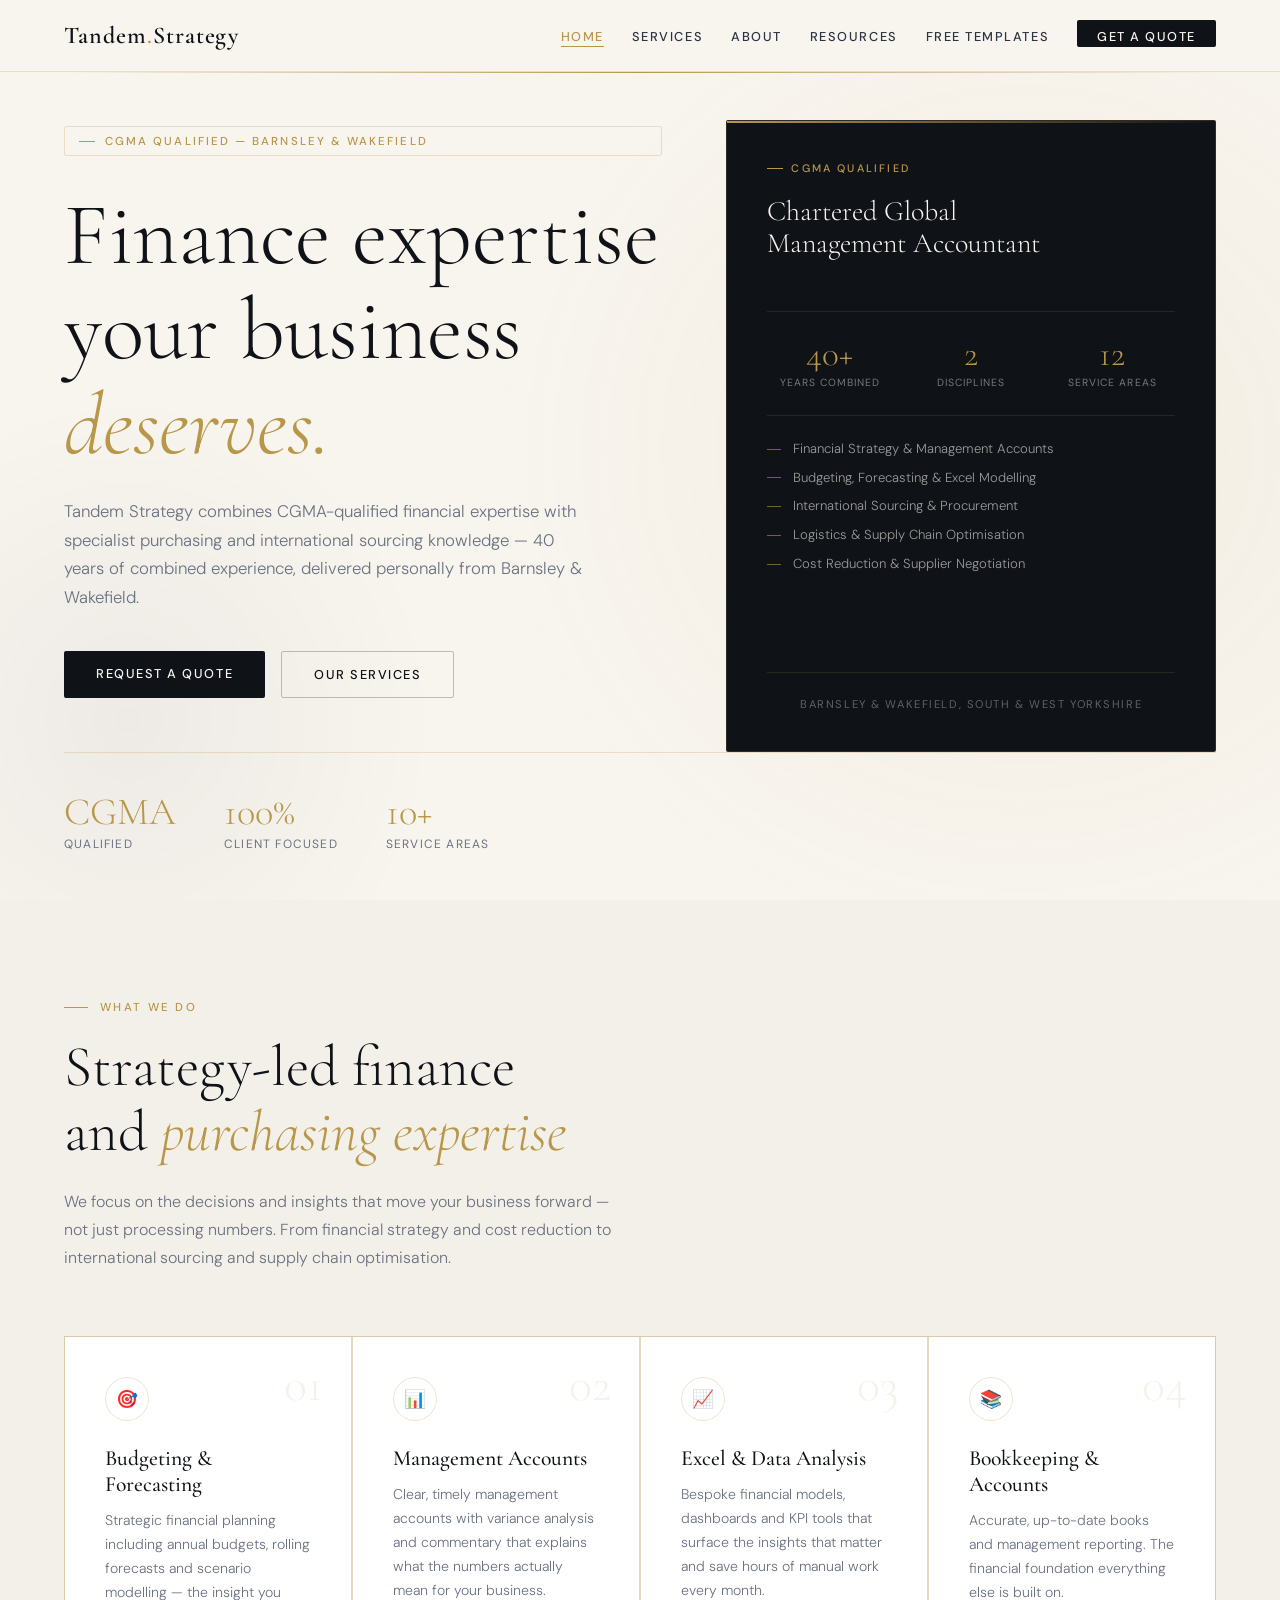
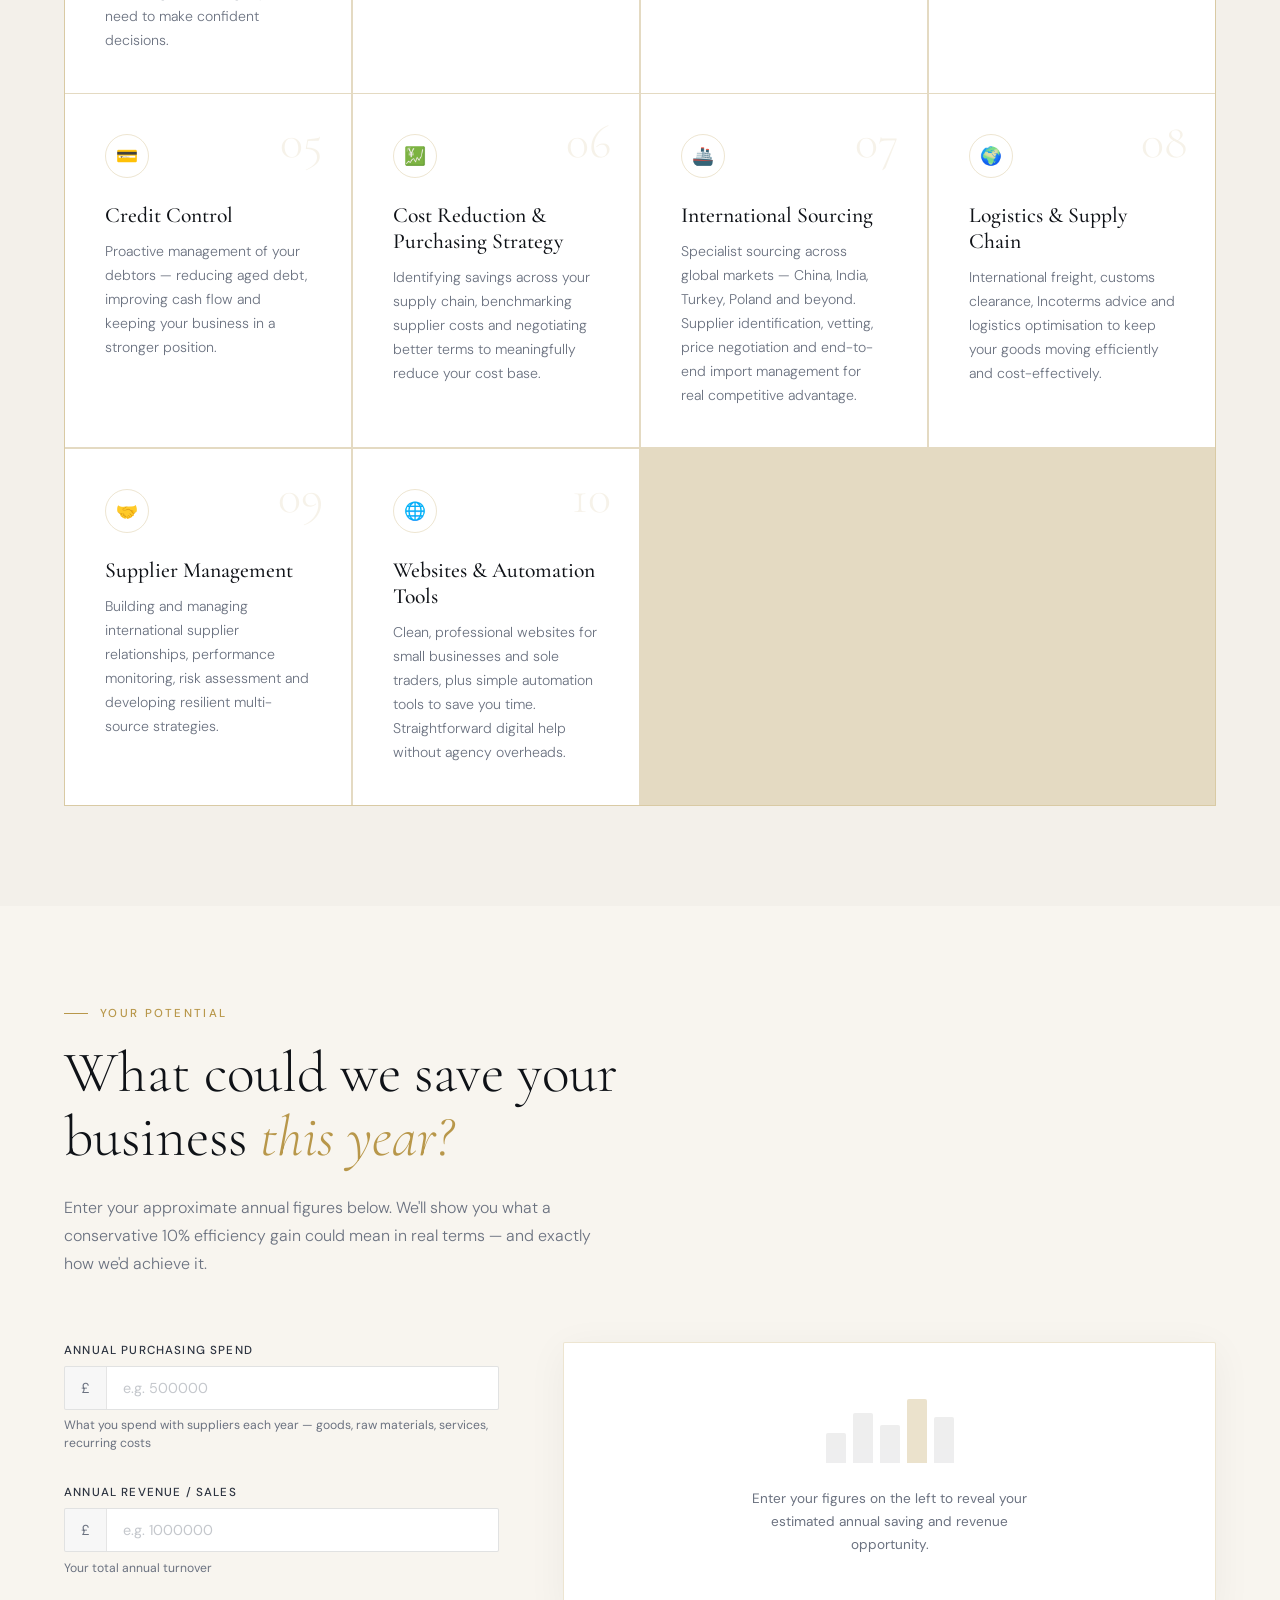
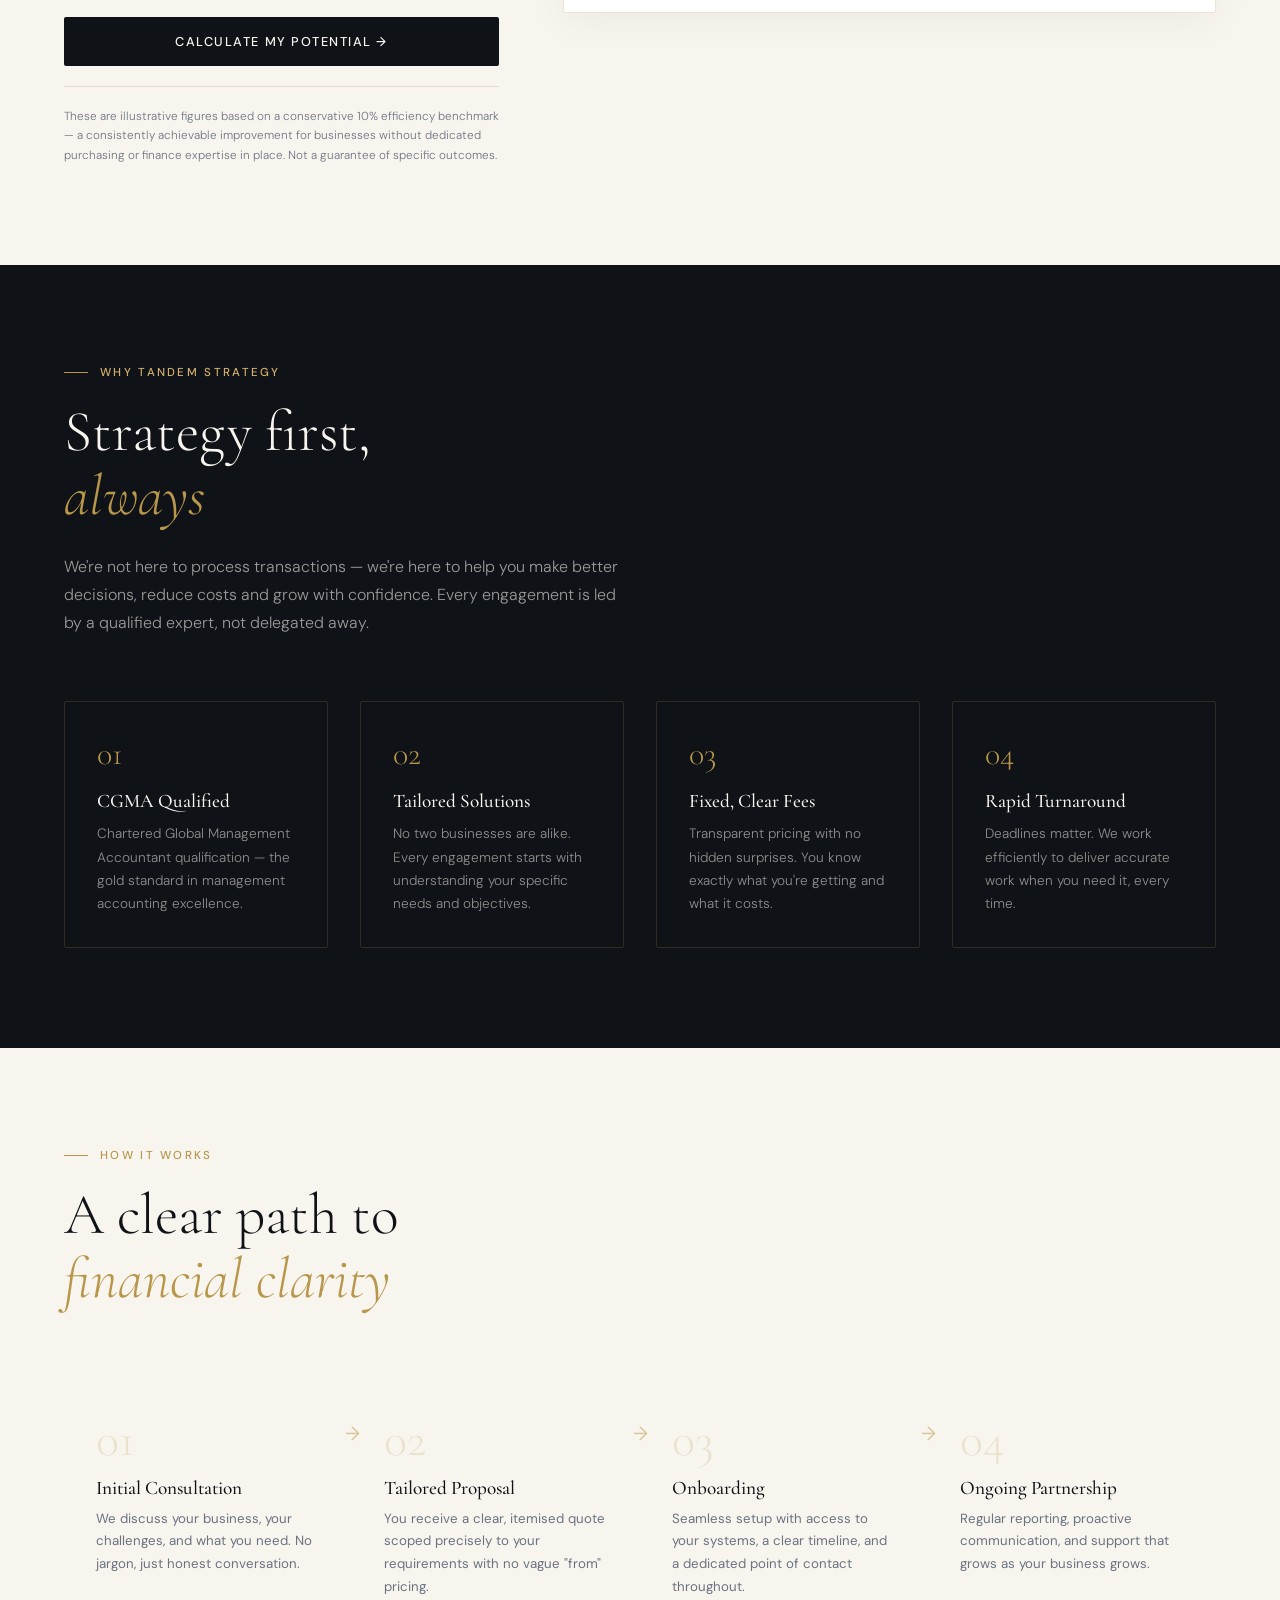
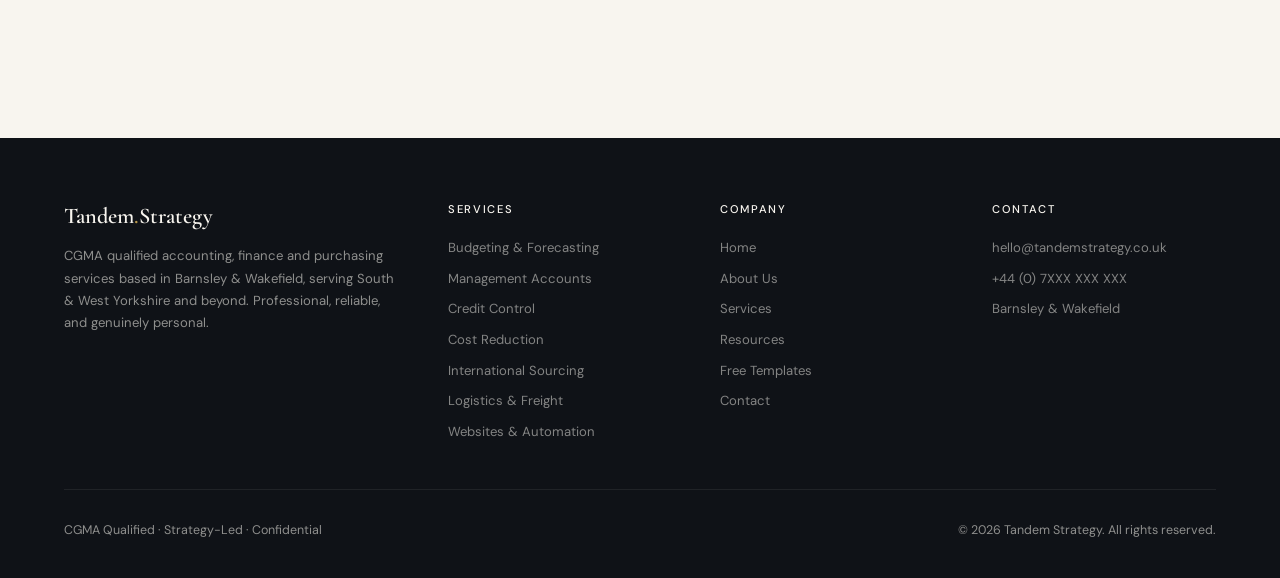
<file: index.html>
<!DOCTYPE html>
<html lang="en">
<head>
<meta charset="UTF-8">
<meta name="viewport" content="width=device-width, initial-scale=1.0">
<title>Tandem Strategy | CGMA Qualified</title>
<meta name="description" content="Tandem Strategy — CGMA-qualified financial management and specialist purchasing expertise based in Barnsley & Wakefield. Serving South & West Yorkshire and beyond.">
<link rel="preconnect" href="https://fonts.googleapis.com">
<link rel="preconnect" href="https://fonts.gstatic.com" crossorigin>
<link href="https://fonts.googleapis.com/css2?family=Cormorant+Garamond:ital,wght@0,300;0,400;0,500;0,600;1,300;1,400&family=DM+Sans:wght@300;400;500&display=swap" rel="stylesheet">
<link rel="stylesheet" href="css/styles.css">
<link rel="icon" type="image/svg+xml" href="favicon.svg">
<meta property="og:type" content="website">
<meta property="og:title" content="Tandem Strategy | CGMA Qualified Finance & Purchasing Experts">
<meta property="og:description" content="CGMA-qualified financial management and specialist purchasing expertise based in Barnsley & Wakefield. 40+ years combined experience, delivered personally.">
<meta property="og:url" content="https://tandemstrategy.co.uk">
<meta name="twitter:card" content="summary">
<meta name="twitter:title" content="Tandem Strategy | CGMA Qualified">
<meta name="twitter:description" content="CGMA-qualified financial management and specialist purchasing expertise. Based in Barnsley & Wakefield, serving South & West Yorkshire.">
</head>
<body>

<!-- NAVIGATION -->
<nav id="main-nav">
  <a href="#" class="nav-logo" onclick="showPage('home'); return false;">Tandem<span>.</span>Strategy</a>
  <ul class="nav-links" id="nav-links">
    <li><a href="#" data-page="home" onclick="showPage('home'); return false;">Home</a></li>
    <li><a href="#" data-page="services" onclick="showPage('services'); return false;">Services</a></li>
    <li><a href="#" data-page="about" onclick="showPage('about'); return false;">About</a></li>
    <li><a href="#" data-page="resources" onclick="showPage('resources'); return false;">Resources</a></li>
    <li><a href="templates.html">Free Templates</a></li>
    <li><a href="#" data-page="contact" onclick="showPage('contact'); return false;" class="nav-cta">Get a Quote</a></li>
  </ul>
  <button class="hamburger" id="hamburger" aria-label="Menu">
    <span></span><span></span><span></span>
  </button>
</nav>

<!-- ═══════════════════════════════════════════════
     PAGE: HOME
═══════════════════════════════════════════════ -->
<div id="page-home" class="page active">

  <!-- HERO -->
  <section id="hero">
    <div class="hero-bg"></div>
    <div class="hero-rule"></div>
    <div class="hero-content">
      <div class="hero-badge">CGMA Qualified — Barnsley & Wakefield</div>
      <h1>Finance expertise<br>your business<br><em>deserves.</em></h1>
      <p class="hero-sub">Tandem Strategy combines CGMA-qualified financial expertise with specialist purchasing and international sourcing knowledge — 40 years of combined experience, delivered personally from Barnsley &amp; Wakefield.</p>
      <div class="hero-actions">
        <a href="#" class="btn-primary" onclick="showPage('contact'); return false;">Request a Quote</a>
        <a href="#" class="btn-secondary" onclick="showPage('services'); return false;">Our Services</a>
      </div>
    </div>
    <div class="hero-card">
      <div class="hero-card-badge">CGMA Qualified</div>
      <div class="hero-card-title">Chartered Global<br>Management Accountant</div>
      <div class="hero-card-rule"></div>
      <div class="hero-card-stats">
        <div>
          <div class="hero-card-stat-num">40+</div>
          <div class="hero-card-stat-label">Years Combined</div>
        </div>
        <div>
          <div class="hero-card-stat-num">2</div>
          <div class="hero-card-stat-label">Disciplines</div>
        </div>
        <div>
          <div class="hero-card-stat-num">12</div>
          <div class="hero-card-stat-label">Service Areas</div>
        </div>
      </div>
      <div class="hero-card-rule"></div>
      <ul class="hero-card-services">
        <li>Financial Strategy & Management Accounts</li>
        <li>Budgeting, Forecasting & Excel Modelling</li>
        <li>International Sourcing & Procurement</li>
        <li>Logistics & Supply Chain Optimisation</li>
        <li>Cost Reduction & Supplier Negotiation</li>
      </ul>
      <div class="hero-card-location">Barnsley &amp; Wakefield, South &amp; West Yorkshire</div>
    </div>
    <div class="hero-stats">
      <div>
        <div class="stat-num">CGMA</div>
        <div class="stat-label">Qualified</div>
      </div>
      <div>
        <div class="stat-num">100%</div>
        <div class="stat-label">Client Focused</div>
      </div>
      <div>
        <div class="stat-num">10+</div>
        <div class="stat-label">Service Areas</div>
      </div>
    </div>
  </section>

  <!-- SERVICES PREVIEW -->
  <section id="services-section" class="services-section">
    <div class="section-label">What We Do</div>
    <h2>Strategy-led finance<br>and <em>purchasing expertise</em></h2>
    <p class="section-intro">We focus on the decisions and insights that move your business forward — not just processing numbers. From financial strategy and cost reduction to international sourcing and supply chain optimisation.</p>

    <div class="services-grid">
      <div class="service-card reveal">
        <div class="service-num">01</div>
        <div class="service-icon">🎯</div>
        <h3>Budgeting & Forecasting</h3>
        <p>Strategic financial planning including annual budgets, rolling forecasts and scenario modelling — the insight you need to make confident decisions.</p>
      </div>
      <div class="service-card reveal">
        <div class="service-num">02</div>
        <div class="service-icon">📊</div>
        <h3>Management Accounts</h3>
        <p>Clear, timely management accounts with variance analysis and commentary that explains what the numbers actually mean for your business.</p>
      </div>
      <div class="service-card reveal">
        <div class="service-num">03</div>
        <div class="service-icon">📈</div>
        <h3>Excel & Data Analysis</h3>
        <p>Bespoke financial models, dashboards and KPI tools that surface the insights that matter and save hours of manual work every month.</p>
      </div>
      <div class="service-card reveal">
        <div class="service-num">04</div>
        <div class="service-icon">📚</div>
        <h3>Bookkeeping & Accounts</h3>
        <p>Accurate, up-to-date books and management reporting. The financial foundation everything else is built on.</p>
      </div>
      <div class="service-card reveal">
        <div class="service-num">05</div>
        <div class="service-icon">💳</div>
        <h3>Credit Control</h3>
        <p>Proactive management of your debtors — reducing aged debt, improving cash flow and keeping your business in a stronger position.</p>
      </div>
      <div class="service-card reveal">
        <div class="service-num">06</div>
        <div class="service-icon">💹</div>
        <h3>Cost Reduction & Purchasing Strategy</h3>
        <p>Identifying savings across your supply chain, benchmarking supplier costs and negotiating better terms to meaningfully reduce your cost base.</p>
      </div>
      <div class="service-card reveal">
        <div class="service-num">07</div>
        <div class="service-icon">🚢</div>
        <h3>International Sourcing</h3>
        <p>Specialist sourcing across global markets — China, India, Turkey, Poland and beyond. Supplier identification, vetting, price negotiation and end-to-end import management for real competitive advantage.</p>
      </div>
      <div class="service-card reveal">
        <div class="service-num">08</div>
        <div class="service-icon">🌍</div>
        <h3>Logistics & Supply Chain</h3>
        <p>International freight, customs clearance, Incoterms advice and logistics optimisation to keep your goods moving efficiently and cost-effectively.</p>
      </div>
      <div class="service-card reveal">
        <div class="service-num">09</div>
        <div class="service-icon">🤝</div>
        <h3>Supplier Management</h3>
        <p>Building and managing international supplier relationships, performance monitoring, risk assessment and developing resilient multi-source strategies.</p>
      </div>
      <div class="service-card reveal">
        <div class="service-num">10</div>
        <div class="service-icon">🌐</div>
        <h3>Websites & Automation Tools</h3>
        <p>Clean, professional websites for small businesses and sole traders, plus simple automation tools to save you time. Straightforward digital help without agency overheads.</p>
      </div>
    </div>
  </section>

  <!-- SAVINGS CALCULATOR -->
  <section id="calculator-section">
    <div class="section-label">Your Potential</div>
    <h2>What could we save your<br>business <em>this year?</em></h2>
    <p class="section-intro">Enter your approximate annual figures below. We'll show you what a conservative 10% efficiency gain could mean in real terms — and exactly how we'd achieve it.</p>

    <div class="calc-layout">

      <!-- Inputs -->
      <div>
        <div class="calc-input-group reveal">
          <label for="calc-purchases">Annual Purchasing Spend</label>
          <div class="calc-input-wrap">
            <span class="calc-prefix">£</span>
            <input type="number" id="calc-purchases" placeholder="e.g. 500000" min="0">
          </div>
          <p class="calc-input-hint">What you spend with suppliers each year — goods, raw materials, services, recurring costs</p>
        </div>

        <div class="calc-input-group reveal">
          <label for="calc-revenue">Annual Revenue / Sales</label>
          <div class="calc-input-wrap">
            <span class="calc-prefix">£</span>
            <input type="number" id="calc-revenue" placeholder="e.g. 1000000" min="0">
          </div>
          <p class="calc-input-hint">Your total annual turnover</p>
        </div>

        <button class="btn-primary calc-btn reveal" onclick="runCalculator()">Calculate My Potential →</button>

        <p class="calc-disclaimer reveal">These are illustrative figures based on a conservative 10% efficiency benchmark — a consistently achievable improvement for businesses without dedicated purchasing or finance expertise in place. Not a guarantee of specific outcomes.</p>
      </div>

      <!-- Results panel -->
      <div class="calc-results-panel reveal" id="calc-results-panel">

        <!-- Empty state -->
        <div class="calc-empty" id="calc-empty">
          <div class="calc-empty-bars">
            <div class="calc-empty-bar calc-empty-b1"></div>
            <div class="calc-empty-bar calc-empty-b2"></div>
            <div class="calc-empty-bar calc-empty-b3"></div>
            <div class="calc-empty-bar calc-empty-b4"></div>
            <div class="calc-empty-bar calc-empty-b5"></div>
          </div>
          <p class="calc-empty-text">Enter your figures on the left to reveal your estimated annual saving and revenue opportunity.</p>
        </div>

        <!-- Output -->
        <div class="calc-output" id="calc-output">

          <div class="calc-total-bar">
            <div class="calc-total-label">Estimated Annual Opportunity</div>
            <div class="calc-total-num" id="calc-total-num">£0</div>
            <div class="calc-total-sub" id="calc-total-sub">Combined purchasing savings &amp; revenue improvement</div>
          </div>

          <!-- Purchasing savings -->
          <div class="calc-result-item" id="calc-purchasing-result">
            <div class="calc-result-header">
              <div class="calc-result-icon">💹</div>
              <div>
                <div class="calc-result-type">Purchasing Savings</div>
                <div class="calc-result-val" id="calc-purchasing-num">£0</div>
              </div>
            </div>
            <p class="calc-result-body">Our purchasing specialist starts by mapping your entire cost base — every supplier, every category, every contract. We identify where you're overpaying against current market benchmarks, where global sourcing alternatives exist, and where long-standing supplier relationships have gone unchallenged for too long. We then go into those conversations on your behalf, armed with data and decades of real negotiating experience across global markets. A 10% reduction in purchasing spend is a conservative and consistently achievable target for businesses that have never had a dedicated procurement expert working for them.</p>
            <div class="calc-result-tags">
              <span>Supplier benchmarking</span>
              <span>International sourcing</span>
              <span>Contract renegotiation</span>
              <span>Volume leverage</span>
              <span>Payment term optimisation</span>
              <span>Maverick spend reduction</span>
            </div>
          </div>

          <!-- Revenue opportunity -->
          <div class="calc-result-item" id="calc-revenue-result">
            <div class="calc-result-header">
              <div class="calc-result-icon">📈</div>
              <div>
                <div class="calc-result-type">Revenue Opportunity</div>
                <div class="calc-result-val" id="calc-revenue-num">£0</div>
              </div>
            </div>
            <p class="calc-result-body">Most businesses have revenue hiding in plain sight — customers quietly spending less month on month, product lines gradually losing margin, and trends that only become obvious once someone builds the right model. Our finance team analyses your sales data to identify declining accounts before they're lost, surface the opportunities your team isn't seeing, and pinpoint where pricing or mix changes would improve margin without losing volume. We build the forecasting tools that help you make faster, more confident decisions. A 10% improvement in revenue performance is a realistic and conservative starting point for businesses making decisions based on instinct rather than insight.</p>
            <div class="calc-result-tags">
              <span>Declining customer identification</span>
              <span>Lost sales analysis</span>
              <span>Trend &amp; margin modelling</span>
              <span>Sales forecasting</span>
              <span>Pricing &amp; mix strategy</span>
              <span>Pipeline visibility</span>
            </div>
          </div>

          <div class="calc-output-cta">
            <p>Want to explore what this looks like for your specific business?</p>
            <a href="#" class="btn-primary" onclick="showPage('contact'); return false;">Book a Free Discovery Call →</a>
          </div>

        </div>
      </div>
    </div>
  </section>

  <!-- WHY CHOOSE US -->
  <section id="why-section" class="why-section">
    <div class="section-label">Why Tandem Strategy</div>
    <h2>Strategy first,<br><em>always</em></h2>
    <p class="section-intro">We're not here to process transactions — we're here to help you make better decisions, reduce costs and grow with confidence. Every engagement is led by a qualified expert, not delegated away.</p>
    <div class="why-grid">
      <div class="why-card reveal">
        <div class="why-num">01</div>
        <h4>CGMA Qualified</h4>
        <p>Chartered Global Management Accountant qualification — the gold standard in management accounting excellence.</p>
      </div>
      <div class="why-card reveal">
        <div class="why-num">02</div>
        <h4>Tailored Solutions</h4>
        <p>No two businesses are alike. Every engagement starts with understanding your specific needs and objectives.</p>
      </div>
      <div class="why-card reveal">
        <div class="why-num">03</div>
        <h4>Fixed, Clear Fees</h4>
        <p>Transparent pricing with no hidden surprises. You know exactly what you're getting and what it costs.</p>
      </div>
      <div class="why-card reveal">
        <div class="why-num">04</div>
        <h4>Rapid Turnaround</h4>
        <p>Deadlines matter. We work efficiently to deliver accurate work when you need it, every time.</p>
      </div>
    </div>
  </section>

  <!-- PROCESS -->
  <section id="process-section">
    <div class="section-label">How It Works</div>
    <h2>A clear path to<br><em>financial clarity</em></h2>
    <div class="process-steps">
      <div class="process-step reveal">
        <div class="step-num">01</div>
        <h4>Initial Consultation</h4>
        <p>We discuss your business, your challenges, and what you need. No jargon, just honest conversation.</p>
      </div>
      <div class="process-step reveal">
        <div class="step-num">02</div>
        <h4>Tailored Proposal</h4>
        <p>You receive a clear, itemised quote scoped precisely to your requirements with no vague "from" pricing.</p>
      </div>
      <div class="process-step reveal">
        <div class="step-num">03</div>
        <h4>Onboarding</h4>
        <p>Seamless setup with access to your systems, a clear timeline, and a dedicated point of contact throughout.</p>
      </div>
      <div class="process-step reveal">
        <div class="step-num">04</div>
        <h4>Ongoing Partnership</h4>
        <p>Regular reporting, proactive communication, and support that grows as your business grows.</p>
      </div>
    </div>
  </section>

</div><!-- /page-home -->

<!-- ═══════════════════════════════════════════════
     PAGE: SERVICES
═══════════════════════════════════════════════ -->
<div id="page-services" class="page">
  <section class="section-page-start">
    <div class="section-label">Our Services</div>
    <h2>Built around<br><em>strategy</em> and expertise</h2>
    <p class="section-intro">We focus on the work that genuinely moves businesses forward — financial insight, purchasing strategy and international sourcing. Less compliance processing, more commercial impact.</p>
  </section>

  <section class="services-section section-flush-top">

    <!-- Finance & Strategy -->
    <div class="services-group-header">
      <div class="section-label reveal">Finance & Strategy</div>
      <h2 class="reveal h2-tight">Financial clarity,<br><em>commercial edge</em></h2>
      <p class="section-intro reveal">CGMA-qualified financial management focused on the insight and strategy your business needs — not just the numbers.</p>
    </div>

    <div class="services-grid">
      <div class="service-card reveal">
        <div class="service-num">01</div>
        <div class="service-icon">🎯</div>
        <h3>Budgeting & Forecasting</h3>
        <p>Annual operating budgets, rolling 12-month forecasts and what-if scenario modelling. Data-driven planning that helps you make confident decisions and stay ahead of what's coming.</p>
      </div>
      <div class="service-card reveal">
        <div class="service-num">02</div>
        <div class="service-icon">🔍</div>
        <h3>Management Accounts</h3>
        <p>Monthly or quarterly management accounts delivered promptly, with variance analysis and plain-English commentary. Not just what happened — but what it means and what to do about it.</p>
      </div>
      <div class="service-card reveal">
        <div class="service-num">03</div>
        <div class="service-icon">📈</div>
        <h3>Excel & Data Analysis</h3>
        <p>Bespoke financial models, interactive dashboards, KPI trackers and automated reporting tools. Expert-level Excel work that saves hours and surfaces the insights that matter to your business.</p>
      </div>
      <div class="service-card reveal">
        <div class="service-num">04</div>
        <div class="service-icon">📚</div>
        <h3>Bookkeeping & Accounts</h3>
        <p>Day-to-day transaction recording, bank reconciliations and ledger management. Clean, accurate books that give you a clear financial picture — the foundation everything else is built on.</p>
      </div>
      <div class="service-card reveal">
        <div class="service-num">05</div>
        <div class="service-icon">💳</div>
        <h3>Credit Control</h3>
        <p>Proactive management of your accounts receivable — invoice chasing, debtor reporting, aged debt analysis and strategies to reduce your DSO and improve cash flow.</p>
      </div>
      <div class="service-card reveal">
        <div class="service-num">06</div>
        <div class="service-icon">📑</div>
        <h3>Purchase Ledger</h3>
        <p>Supplier invoice processing, payment runs, supplier statement reconciliations and aged creditor reporting. Keep your suppliers paid, your controls tight and your relationships strong.</p>
      </div>
    </div>

    <!-- Purchasing & Supply Chain -->
    <div class="services-group-header--later">
      <div class="section-label reveal">Purchasing & Supply Chain</div>
      <h2 class="reveal h2-tight">Global sourcing,<br><em>real cost savings</em></h2>
      <p class="section-intro reveal">Working alongside your head of purchasing, we bring specialist expertise in international procurement — sourcing across China, India, Turkey, Poland and wider global markets — to drive meaningful reductions in your cost base.</p>
    </div>

    <div class="services-grid">
      <div class="service-card reveal">
        <div class="service-num">07</div>
        <div class="service-icon">💹</div>
        <h3>Cost Reduction & Purchasing Strategy</h3>
        <p>A structured review of your procurement spend to identify savings opportunities. We benchmark supplier pricing, analyse your cost base and work with you to negotiate better terms — delivering real, measurable reductions to your bottom line.</p>
      </div>
      <div class="service-card reveal">
        <div class="service-num">08</div>
        <div class="service-icon">🚢</div>
        <h3>International Sourcing</h3>
        <p>Specialist sourcing across global markets — including China, India, Turkey, Poland and beyond. From identifying and vetting manufacturers to managing sample approvals, price negotiations and full import logistics — competitive pricing without the complexity.</p>
      </div>
      <div class="service-card reveal">
        <div class="service-num">09</div>
        <div class="service-icon">🌍</div>
        <h3>Logistics & International Freight</h3>
        <p>End-to-end management of international shipments — sea freight, air freight, customs clearance and Incoterms guidance. Optimised logistics that reduce lead times, control costs and avoid the delays that erode margin.</p>
      </div>
      <div class="service-card reveal">
        <div class="service-num">10</div>
        <div class="service-icon">🤝</div>
        <h3>Supplier Relationship Management</h3>
        <p>Building robust, long-term relationships with international suppliers. Performance monitoring frameworks, risk assessments and multi-source strategies — so your supply chain is resilient, reliable and always working in your favour.</p>
      </div>
    </div>

    <!-- Digital -->
    <div class="services-group-header--later">
      <div class="section-label reveal">Digital</div>
      <h2 class="reveal h2-tight">Simple digital tools,<br><em>done properly</em></h2>
      <p class="section-intro reveal">We help small businesses and sole traders get online and save time with the right tools — straightforward, affordable and built for people who just need it to work.</p>
    </div>

    <div class="services-grid">
      <div class="service-card reveal">
        <div class="service-num">11</div>
        <div class="service-icon">🌐</div>
        <h3>Small Business Websites</h3>
        <p>Clean, professional websites for small businesses and sole traders — landing pages, simple brochure sites and online presences that look the part without the agency price tag. Ideal if you're just starting out or need a refresh.</p>
      </div>
      <div class="service-card reveal">
        <div class="service-num">12</div>
        <div class="service-icon">⚙️</div>
        <h3>Business Automation Tools</h3>
        <p>Simple automations that cut out repetitive manual tasks — whether that's automated reporting, data workflows or basic process tools. We scope what will actually save you time and build it without overcomplicating it.</p>
      </div>
    </div>

    <div class="services-cta">
      <p>Don't see exactly what you need? Get in touch — we can help.</p>
      <a href="#" class="btn-primary" onclick="showPage('contact'); return false;">Request a Free Quote</a>
    </div>
  </section>
</div><!-- /page-services -->

<!-- ═══════════════════════════════════════════════
     PAGE: ABOUT
═══════════════════════════════════════════════ -->
<div id="page-about" class="page">
  <section id="about-section" class="section-page-start">
    <div class="section-label">About Us</div>
    <h2>40 years of combined<br><em>expertise</em> behind every project</h2>

    <div class="about-intro">
      <p>Tandem Strategy brings together two distinct disciplines — rigorous financial management and elite purchasing expertise — under one roof. Based in Barnsley and Wakefield, we work with businesses across South and West Yorkshire and beyond, offering a rare combination that goes far beyond traditional accountancy.</p>
      <p>Whether you need sharper financial insight, tighter cost control, or a partner who can transform your supply chain, you get decades of hands-on expertise applied directly to your business — no juniors, no handoffs, just results.</p>
    </div>

    <!-- Combined stats bar -->
    <div class="combined-stat-bar reveal">
      <div class="combined-stat">
        <div class="combined-stat-num">40+</div>
        <div class="combined-stat-label">Years Combined Experience</div>
      </div>
      <div class="combined-stat">
        <div class="combined-stat-num">2</div>
        <div class="combined-stat-label">Specialist Disciplines</div>
      </div>
      <div class="combined-stat">
        <div class="combined-stat-num">1</div>
        <div class="combined-stat-label">Dedicated Partnership</div>
      </div>
    </div>

    <!-- Partner profile cards -->
    <div class="partners-grid">

      <!-- Finance Partner -->
      <div class="partner-card reveal">
        <div class="partner-card-top">
          <div class="partner-initials">A.</div>
          <div class="partner-name">Finance Director</div>
          <div class="partner-role">CGMA — Management Accounting & Finance</div>
        </div>
        <div class="partner-card-body">
          <div class="credential-tag">✦ CGMA — Chartered Global Management Accountant</div>
          <p>Holding the CGMA designation — the gold standard in management accounting, awarded by AICPA & CIMA — our finance lead brings a depth of analytical rigour that most businesses only access through large accounting firms. That expertise is now available to you directly, personally, and at a fraction of the cost.</p>
          <p>With years of experience spanning bookkeeping and VAT compliance all the way through to complex financial modelling, management reporting and strategic budgeting, every engagement is handled with precision and care. From sole traders getting their books in order to established SMEs who need a sharper view of their numbers, the approach is always the same: clear, accurate, and genuinely useful.</p>
          <p>Based in Barnsley, serving businesses across South Yorkshire, West Yorkshire and the surrounding region.</p>
          <div class="partner-skills">
            <span class="skill-tag">Management Accounts</span>
            <span class="skill-tag">Budgeting & Forecasting</span>
            <span class="skill-tag">VAT & Payroll</span>
            <span class="skill-tag">Excel Modelling</span>
            <span class="skill-tag">Credit Control</span>
            <span class="skill-tag">Bookkeeping</span>
          </div>
        </div>
      </div>

      <!-- Purchasing Partner -->
      <div class="partner-card reveal">
        <div class="partner-card-top">
          <div class="partner-initials">K.</div>
          <div class="partner-name">Purchasing Director</div>
          <div class="partner-role">Expert in Sourcing, Negotiation & Cost Reduction</div>
        </div>
        <div class="partner-card-body">
          <div class="credential-tag">✦ Specialist — International Procurement & Supply Chain</div>
          <p>With decades of specialist experience in purchasing and supply chain management, our Purchasing Director brings a level of commercial expertise that can genuinely transform a business's cost base. Her career has been built on one core discipline: finding better value, from better suppliers, on better terms — and making it stick.</p>
          <p>She specialises in international sourcing across global markets — China, India, Turkey, Poland and beyond — with deep experience navigating different supplier landscapes, trading conditions and import requirements. From identifying and qualifying manufacturers through to managing the full import journey, she removes the complexity so businesses can access genuinely competitive pricing.</p>
          <p>Her negotiation track record spans categories from industrial components to consumer goods, consistently delivering cost reductions that go straight to the bottom line. If you're working with a head of purchasing and want an independent specialist in the room, she's been that person for organisations of every size.</p>
          <div class="partner-skills">
            <span class="skill-tag">Global Sourcing</span>
            <span class="skill-tag">Supplier Negotiation</span>
            <span class="skill-tag">Cost Reduction</span>
            <span class="skill-tag">Product Optimisation</span>
            <span class="skill-tag">Import & Logistics</span>
            <span class="skill-tag">Supply Chain Strategy</span>
          </div>
        </div>
      </div>

    </div><!-- /partners-grid -->

    <!-- Shared values pillars -->
    <div class="section-label section-label--spaced reveal">What We Stand For</div>
    <div class="about-pillars">
      <div class="pillar reveal">
        <div class="pillar-icon">🏆</div>
        <div>
          <div class="pillar-title">Qualified Expertise, Not Generalism</div>
          <div class="pillar-desc">A CGMA-qualified accountant and a specialist purchasing professional — two distinct credentials, brought together for your benefit.</div>
        </div>
      </div>
      <div class="pillar reveal">
        <div class="pillar-icon">🤝</div>
        <div>
          <div class="pillar-title">Direct, Personal Service</div>
          <div class="pillar-desc">You work with us — not a team of juniors. Every piece of work is handled by the expert you engaged, from start to finish.</div>
        </div>
      </div>
      <div class="pillar reveal">
        <div class="pillar-icon">📍</div>
        <div>
          <div class="pillar-title">Local Roots, Wide Reach</div>
          <div class="pillar-desc">Based in Barnsley and Wakefield, we're part of the South and West Yorkshire business community — with the capability to support clients nationally and internationally.</div>
        </div>
      </div>
      <div class="pillar reveal">
        <div class="pillar-icon">🔒</div>
        <div>
          <div class="pillar-title">Confidential & Trustworthy</div>
          <div class="pillar-desc">Your financial data, supplier relationships and commercial strategies are treated with complete discretion, always.</div>
        </div>
      </div>
    </div>

  </section>

  <!-- Why section reused -->
  <section class="why-section">
    <div class="section-label">Our Values</div>
    <h2>The principles we<br><em>work by</em></h2>
    <p class="section-intro">These aren't marketing words — they're the standards we hold ourselves to on every engagement.</p>
    <div class="why-grid">
      <div class="why-card reveal">
        <div class="why-num">①</div>
        <h4>Integrity</h4>
        <p>We give honest advice, even when it's not what you hoped to hear. Your best interest always comes first.</p>
      </div>
      <div class="why-card reveal">
        <div class="why-num">②</div>
        <h4>Precision</h4>
        <p>Accuracy is non-negotiable. We take the time to get it right, every time — no shortcuts, no guesswork.</p>
      </div>
      <div class="why-card reveal">
        <div class="why-num">③</div>
        <h4>Clarity</h4>
        <p>Finance and procurement should empower you, not baffle you. We translate complexity into language that makes sense.</p>
      </div>
      <div class="why-card reveal">
        <div class="why-num">④</div>
        <h4>Reliability</h4>
        <p>Deadlines met. Calls returned. Promises kept. Simple principles, consistently applied.</p>
      </div>
    </div>
  </section>
</div><!-- /page-about -->

<!-- ═══════════════════════════════════════════════
     PAGE: CONTACT
═══════════════════════════════════════════════ -->
<div id="page-contact" class="page">
  <section id="contact-section" class="section-page-start">
    <div class="section-label">Get in Touch</div>
    <h2>Request your<br><em>free</em> quote today</h2>

    <div class="contact-grid">
      <!-- Contact info -->
      <div>
        <div class="contact-info reveal">
          <h3>Let's talk about your business</h3>
          <p>Tell us which services you're interested in and a little about your business. We'll come back to you with a clear, tailored proposal — no obligation, no sales pressure.</p>
        </div>

        <div class="contact-detail reveal">
          <div class="contact-detail-icon">✉</div>
          <div>
            <div class="contact-detail-label">Email</div>
            <div class="contact-detail-text">hello@tandemstrategy.co.uk</div>
          </div>
        </div>

        <div class="contact-detail reveal">
          <div class="contact-detail-icon">📞</div>
          <div>
            <div class="contact-detail-label">Phone</div>
            <div class="contact-detail-text">+44 (0) 7XXX XXX XXX</div>
          </div>
        </div>

        <div class="contact-detail reveal">
          <div class="contact-detail-icon">🕐</div>
          <div>
            <div class="contact-detail-label">Response Time</div>
            <div class="contact-detail-text">Within 24 hours on business days</div>
          </div>
        </div>

        <div class="contact-detail reveal">
          <div class="contact-detail-icon">📍</div>
          <div>
            <div class="contact-detail-label">Location</div>
            <div class="contact-detail-text">Barnsley &amp; Wakefield — serving South &amp; West Yorkshire and surrounding areas</div>
          </div>
        </div>

        <div class="contact-callout reveal">
          <div class="contact-callout-title">Free initial consultation</div>
          <p class="contact-callout-body">Every enquiry receives a complimentary 30-minute discovery call — no commitment required. We want to understand your needs before you spend a penny.</p>
        </div>
      </div>

      <!-- Quote Form -->
      <div class="reveal">
        <div class="quote-form" id="quote-form-wrap">
          <div id="form-body">
            <div class="form-title">Quote Request</div>
            <div class="form-subtitle">Complete the form below and we'll be in touch within 24 hours.</div>

            <div class="form-row">
              <div class="form-group">
                <label for="fname">First Name *</label>
                <input type="text" id="fname" placeholder="Jane">
              </div>
              <div class="form-group">
                <label for="lname">Last Name *</label>
                <input type="text" id="lname" placeholder="Smith">
              </div>
            </div>

            <div class="form-group">
              <label for="email">Email Address *</label>
              <input type="email" id="email" placeholder="jane@yourbusiness.co.uk">
            </div>

            <div class="form-group">
              <label for="phone">Phone Number</label>
              <input type="tel" id="phone" placeholder="+44 7XXX XXX XXX">
            </div>

            <div class="form-group">
              <label for="biz">Business Name</label>
              <input type="text" id="biz" placeholder="Your Business Ltd">
            </div>

            <div class="form-group">
              <label for="biz-type">Business Type</label>
              <select id="biz-type">
                <option value="">Select...</option>
                <option>Sole Trader</option>
                <option>Limited Company</option>
                <option>Partnership</option>
                <option>LLP</option>
                <option>Charity / Not-for-Profit</option>
                <option>Start-up</option>
                <option>Other</option>
              </select>
            </div>

            <!-- Services interested in -->
            <div>
              <span class="services-label">Services Interested In *</span>
              <div class="services-check-grid">
                <label class="check-item">
                  <input type="checkbox" name="service" value="Budgeting & Forecasting">
                  <div class="check-box"></div>
                  <span class="check-text">Budgeting & Forecasting</span>
                </label>
                <label class="check-item">
                  <input type="checkbox" name="service" value="Management Accounts">
                  <div class="check-box"></div>
                  <span class="check-text">Management Accounts</span>
                </label>
                <label class="check-item">
                  <input type="checkbox" name="service" value="Excel & Data Analysis">
                  <div class="check-box"></div>
                  <span class="check-text">Excel & Data Analysis</span>
                </label>
                <label class="check-item">
                  <input type="checkbox" name="service" value="Bookkeeping & Accounts">
                  <div class="check-box"></div>
                  <span class="check-text">Bookkeeping & Accounts</span>
                </label>
                <label class="check-item">
                  <input type="checkbox" name="service" value="Credit Control">
                  <div class="check-box"></div>
                  <span class="check-text">Credit Control</span>
                </label>
                <label class="check-item">
                  <input type="checkbox" name="service" value="Purchase Ledger">
                  <div class="check-box"></div>
                  <span class="check-text">Purchase Ledger</span>
                </label>
                <label class="check-item">
                  <input type="checkbox" name="service" value="Cost Reduction & Purchasing">
                  <div class="check-box"></div>
                  <span class="check-text">Cost Reduction & Purchasing</span>
                </label>
                <label class="check-item">
                  <input type="checkbox" name="service" value="International Sourcing">
                  <div class="check-box"></div>
                  <span class="check-text">International Sourcing</span>
                </label>
                <label class="check-item">
                  <input type="checkbox" name="service" value="Logistics & Freight">
                  <div class="check-box"></div>
                  <span class="check-text">Logistics & Freight</span>
                </label>
                <label class="check-item">
                  <input type="checkbox" name="service" value="Supplier Management">
                  <div class="check-box"></div>
                  <span class="check-text">Supplier Management</span>
                </label>
                <label class="check-item">
                  <input type="checkbox" name="service" value="Small Business Website">
                  <div class="check-box"></div>
                  <span class="check-text">Small Business Website</span>
                </label>
                <label class="check-item">
                  <input type="checkbox" name="service" value="Automation Tools">
                  <div class="check-box"></div>
                  <span class="check-text">Automation Tools</span>
                </label>
              </div>
            </div>

            <!-- Budget -->
            <div>
              <span class="services-label">Approximate Monthly Budget</span>
              <div class="budget-options">
                <label class="budget-opt">
                  <input type="radio" name="budget" value="<£250">
                  <div class="budget-pill">Under £250</div>
                </label>
                <label class="budget-opt">
                  <input type="radio" name="budget" value="£250–£500">
                  <div class="budget-pill">£250–£500</div>
                </label>
                <label class="budget-opt">
                  <input type="radio" name="budget" value="£500–£1,000">
                  <div class="budget-pill">£500–£1,000</div>
                </label>
                <label class="budget-opt">
                  <input type="radio" name="budget" value=">£1,000">
                  <div class="budget-pill">£1,000+</div>
                </label>
                <label class="budget-opt">
                  <input type="radio" name="budget" value="Unsure">
                  <div class="budget-pill">Not sure yet</div>
                </label>
              </div>
            </div>

            <div class="form-group">
              <label for="message">Tell Us More</label>
              <textarea id="message" placeholder="Share any additional context about your business or requirements..."></textarea>
            </div>

            <button class="btn-submit" onclick="submitForm()">Send Quote Request →</button>
          </div>

          <div class="form-success" id="form-success">
            <div class="success-icon">✦</div>
            <h3>Thank you!</h3>
            <p>Your quote request has been received. We'll be in touch within 24 hours to discuss your requirements.</p>
            <br>
            <button class="btn-secondary btn-inline" onclick="resetForm()">Send Another Enquiry</button>
          </div>
        </div>
      </div>
    </div>
  </section>
</div><!-- /page-contact -->

<!-- ═══════════════════════════════════════════════
     PAGE: RESOURCES
═══════════════════════════════════════════════ -->
<div id="page-resources" class="page">

  <!-- EXTERNAL LINKS -->
  <section class="section-page-start">
    <div class="section-label reveal">Resources & Insights</div>
    <h2 class="reveal">Useful reading &amp;<br><em>trusted sources.</em></h2>
    <p class="resources-intro reveal">A curated collection of authoritative links and plain-English articles on finance, purchasing, and business management — the essentials, without the noise.</p>

    <div class="resources-category reveal">
      <h3>Finance &amp; Accounting</h3>
      <div class="resources-grid">
        <div class="resource-card">
          <div class="resource-card-tag">Official Body</div>
          <div class="resource-card-title">CIMA — Chartered Institute of Management Accountants</div>
          <div class="resource-card-desc">The global professional body for management accountants. Guidance, technical resources, and CPD for finance professionals.</div>
          <a class="resource-link" href="https://www.cimaglobal.com" target="_blank" rel="noopener">Visit CIMA →</a>
        </div>
        <div class="resource-card">
          <div class="resource-card-tag">Government</div>
          <div class="resource-card-title">HMRC — Business Taxes &amp; Guidance</div>
          <div class="resource-card-desc">Official HMRC guidance on VAT, corporation tax, payroll and business finances. The authoritative source for UK tax obligations.</div>
          <a class="resource-link" href="https://www.gov.uk/business-tax" target="_blank" rel="noopener">Visit GOV.UK →</a>
        </div>
        <div class="resource-card">
          <div class="resource-card-tag">Late Payments</div>
          <div class="resource-card-title">Late Payment of Commercial Debts Act</div>
          <div class="resource-card-desc">Your statutory right to charge interest and compensation on late invoices. Government guidance on using this legislation effectively.</div>
          <a class="resource-link" href="https://www.gov.uk/late-commercial-payments-interest-debt-recovery" target="_blank" rel="noopener">Read the guidance →</a>
        </div>
        <div class="resource-card">
          <div class="resource-card-tag">Cashflow Tool</div>
          <div class="resource-card-title">Business Finance Guide — ICAEW</div>
          <div class="resource-card-desc">A practical guide to business finance options, from working capital management to growth funding, published by the ICAEW.</div>
          <a class="resource-link" href="https://www.icaew.com/business-finance-guide" target="_blank" rel="noopener">Read the guide →</a>
        </div>
        <div class="resource-card">
          <div class="resource-card-tag">Reporting</div>
          <div class="resource-card-title">Companies House — Filing &amp; Accounts</div>
          <div class="resource-card-desc">File your annual accounts, check confirmation statements, and manage your company record directly with Companies House.</div>
          <a class="resource-link" href="https://www.gov.uk/file-your-company-annual-accounts" target="_blank" rel="noopener">Go to Companies House →</a>
        </div>
        <div class="resource-card">
          <div class="resource-card-tag">Benchmarking</div>
          <div class="resource-card-title">ONS — Business &amp; Economy Statistics</div>
          <div class="resource-card-desc">UK economic data including sector benchmarks, productivity figures, and price indices useful for financial planning.</div>
          <a class="resource-link" href="https://www.ons.gov.uk/businessindustryandtrade" target="_blank" rel="noopener">Explore ONS data →</a>
        </div>
      </div>
    </div>

    <div class="resources-category reveal">
      <h3>Purchasing &amp; Supply Chain</h3>
      <div class="resources-grid">
        <div class="resource-card">
          <div class="resource-card-tag">Professional Body</div>
          <div class="resource-card-title">CIPS — Chartered Institute of Procurement &amp; Supply</div>
          <div class="resource-card-desc">The world's largest professional body for procurement and supply chain. Standards, tools, and research for purchasing professionals.</div>
          <a class="resource-link" href="https://www.cips.org" target="_blank" rel="noopener">Visit CIPS →</a>
        </div>
        <div class="resource-card">
          <div class="resource-card-tag">Trade Data</div>
          <div class="resource-card-title">UK Trade Tariff — HMRC</div>
          <div class="resource-card-desc">Check commodity codes, import duties, and customs procedures for international purchasing and cross-border sourcing.</div>
          <a class="resource-link" href="https://www.trade-tariff.service.gov.uk" target="_blank" rel="noopener">Check tariffs →</a>
        </div>
        <div class="resource-card">
          <div class="resource-card-tag">Supplier Intelligence</div>
          <div class="resource-card-title">Find a Tender Service — Crown Commercial Service</div>
          <div class="resource-card-desc">Official public sector procurement notices. Useful for understanding market pricing benchmarks and supplier qualification.</div>
          <a class="resource-link" href="https://www.find-tender.service.gov.uk" target="_blank" rel="noopener">Browse tenders →</a>
        </div>
        <div class="resource-card">
          <div class="resource-card-tag">Export / Import</div>
          <div class="resource-card-title">Department for Business &amp; Trade</div>
          <div class="resource-card-desc">UK government support for international trade, export finance, and finding overseas suppliers and markets.</div>
          <a class="resource-link" href="https://www.gov.uk/government/organisations/department-for-business-and-trade" target="_blank" rel="noopener">Visit DBT →</a>
        </div>
        <div class="resource-card">
          <div class="resource-card-tag">Freight Costs</div>
          <div class="resource-card-title">Freightos — Freight Rate Index</div>
          <div class="resource-card-desc">Live and historical container freight rates across global trade lanes. Essential for benchmarking logistics costs.</div>
          <a class="resource-link" href="https://www.freightos.com/freight-resources/freight-rate-index" target="_blank" rel="noopener">Check rates →</a>
        </div>
        <div class="resource-card">
          <div class="resource-card-tag">Risk</div>
          <div class="resource-card-title">Supply Chain Risk — Business Continuity Institute</div>
          <div class="resource-card-desc">Research, frameworks, and guidance on supply chain resilience, continuity planning, and disruption management.</div>
          <a class="resource-link" href="https://www.thebci.org" target="_blank" rel="noopener">Visit BCI →</a>
        </div>
      </div>
    </div>

    <div class="resources-category reveal">
      <h3>Business Support</h3>
      <div class="resources-grid">
        <div class="resource-card">
          <div class="resource-card-tag">Growth</div>
          <div class="resource-card-title">Business Support Finder — GOV.UK</div>
          <div class="resource-card-desc">Find government-backed grants, loans, and business support schemes available to your business by region and sector.</div>
          <a class="resource-link" href="https://www.gov.uk/business-finance-support" target="_blank" rel="noopener">Find support →</a>
        </div>
        <div class="resource-card">
          <div class="resource-card-tag">Yorkshire</div>
          <div class="resource-card-title">South Yorkshire Mayoral Combined Authority</div>
          <div class="resource-card-desc">Local growth funding, skills support, and business development resources specific to South Yorkshire businesses.</div>
          <a class="resource-link" href="https://www.southyorkshire-ca.gov.uk/business" target="_blank" rel="noopener">Visit SYMCA →</a>
        </div>
        <div class="resource-card">
          <div class="resource-card-tag">Advisory</div>
          <div class="resource-card-title">Federation of Small Businesses</div>
          <div class="resource-card-desc">Legal, finance, and HR advice lines plus lobbying for small business interests. A practical membership for growing SMEs.</div>
          <a class="resource-link" href="https://www.fsb.org.uk" target="_blank" rel="noopener">Visit FSB →</a>
        </div>
      </div>
    </div>
  </section>

  <!-- INSIGHTS ARTICLES -->
  <section class="services-section">
    <div class="section-label reveal">Insights</div>
    <h2 class="reveal">Plain-English<br><em>finance &amp; purchasing.</em></h2>

    <div class="articles-grid">
      <div class="article-card reveal">
        <div class="article-tag">Credentials</div>
        <h3>What is a CGMA — and why does it matter?</h3>
        <p>The Chartered Global Management Accountant designation is awarded by CIMA and AICPA, the world's two largest accounting bodies. It represents the gold standard in management accounting — going beyond bookkeeping to strategic financial leadership.</p>
        <p>CGMA holders are trained to interpret financial data in the context of real business decisions: pricing, investment, cost structure, and risk. It's the difference between a finance function that reports what happened and one that shapes what happens next.</p>
        <p>For SMEs, engaging a CGMA-qualified consultant means getting the kind of financially-led strategic thinking that was previously only available to large corporates — without the overhead of a full-time FD.</p>
      </div>
      <div class="article-card reveal">
        <div class="article-tag">Cash Flow</div>
        <h3>The working capital cycle — and why it matters more than profit</h3>
        <p>A business can be profitable on paper and still run out of cash. The working capital cycle explains why: it measures the gap between when you pay your suppliers and when your customers pay you. If that gap is wide, your money is tied up in the business rather than in your bank account.</p>
        <p>Two numbers define this cycle. DSO (Days Sales Outstanding) is how long customers take to pay you — calculated by dividing what they owe you by your credit sales, multiplied by the days in your period. DPO (Days Payable Outstanding) is how long you take to pay suppliers, using the same method with your supplier balances and purchases.</p>
        <p>Subtract DPO from DSO and you get your cash gap. A positive number means you are funding your customers. A negative number means your suppliers are effectively funding you — a strong commercial position. Reducing DSO by even 5–10 days, or extending supplier terms by the same, can unlock significant working capital without a single extra sale.</p>
      </div>
      <div class="article-card reveal">
        <div class="article-tag">Margins</div>
        <h3>Markup vs Margin — a confusion that erodes profit</h3>
        <p>These two terms are frequently confused, but the difference is significant. <strong>Markup</strong> is the amount added to cost to arrive at a selling price, expressed as a percentage of cost. <strong>Margin</strong> is the profit expressed as a percentage of the selling price.</p>
        <p>A product that costs £80 and sells for £100 has a 25% markup but only a 20% margin. If you're pricing for a "20% margin" using markup calculations, you're systematically undercharging — a compounding problem as revenue scales.</p>
        <p>Getting this right across your entire product range, including all landed costs in international purchasing, is one of the quickest ways to recover hidden profitability.</p>
      </div>
      <div class="article-card reveal">
        <div class="article-tag">Legislation</div>
        <h3>The Late Payment Act — your rights, plainly explained</h3>
        <p>The Late Payment of Commercial Debts (Interest) Act 1998 gives businesses the statutory right to charge interest on overdue invoices at 8% above the Bank of England base rate — automatically, without it needing to be stated in your terms.</p>
        <p>You can also claim a fixed compensation amount: £40 for debts under £1,000, £70 for £1,000–£9,999, and £100 for £10,000 or more. These rights exist to protect smaller suppliers from being used as involuntary lenders by larger customers.</p>
        <p>In practice, simply referencing the Act in your payment reminder letters — particularly the statutory interest figure — is often enough to accelerate payment without the relationship cost of formal action.</p>
      </div>
    </div>
  </section>


  <!-- EMPLOYEE TRUE COST CALCULATOR -->
  <section id="emp-cost-section">
    <div class="section-label reveal">True Cost Calculator</div>
    <h2 class="reveal">What does an employee<br><em>really cost?</em></h2>
    <p class="resources-intro reveal">The salary is just the start. Once you add Employer National Insurance, pension, recruitment and the reality of holidays and sickness absence, the true cost is almost always a shock. See the real number before you decide.</p>

    <div class="emp-calc-layout reveal">

      <!-- INPUTS -->
      <div class="emp-calc-inputs">

        <div class="emp-input-group">
          <span class="emp-group-label">Pay Type</span>
          <div class="emp-pay-toggle">
            <label class="emp-pay-opt">
              <input type="radio" name="emp-pay-type" value="salary" checked onchange="empTogglePayType()">
              <div class="emp-pay-pill">Annual Salary</div>
            </label>
            <label class="emp-pay-opt">
              <input type="radio" name="emp-pay-type" value="hourly" onchange="empTogglePayType()">
              <div class="emp-pay-pill">Hourly Rate</div>
            </label>
          </div>
        </div>

        <div class="emp-input-group" id="emp-salary-group">
          <span class="emp-group-label">Annual Salary</span>
          <div class="calc-input-wrap">
            <span class="calc-prefix">£</span>
            <input type="number" id="emp-salary" placeholder="e.g. 30000" min="0">
          </div>
        </div>

        <div class="emp-input-group" id="emp-hourly-group" style="display:none">
          <span class="emp-group-label">Hourly Rate</span>
          <div class="calc-input-wrap">
            <span class="calc-prefix">£</span>
            <input type="number" id="emp-hourly" placeholder="e.g. 15.00" min="0" step="0.01" oninput="empShowAnnualEq()">
          </div>
          <p class="calc-input-hint" id="emp-annual-eq">Enter an hourly rate to see the annual equivalent.</p>
        </div>

        <div class="emp-input-group">
          <span class="emp-group-label">Contracted Hours Per Week</span>
          <div class="calc-input-wrap">
            <input type="number" id="emp-hours" value="37.5" min="1" max="48" step="0.5">
            <span class="calc-suffix">hrs / week</span>
          </div>
        </div>

        <div class="emp-input-group">
          <div class="emp-label-row">
            <span class="emp-group-label">Annual Holiday Days</span>
            <span class="emp-stat-badge">Stat. min: 28 days (full-time)</span>
          </div>
          <div class="calc-input-wrap">
            <input type="number" id="emp-holidays" value="28" min="28">
            <span class="calc-suffix">days / yr</span>
          </div>
          <p class="calc-input-hint">Includes bank holidays. UK statutory minimum is 5.6 weeks = 28 days for a standard 5-day week. Adjust proportionally for part-time.</p>
        </div>

        <div class="emp-input-group">
          <div class="emp-label-row">
            <span class="emp-group-label">Expected Sick Days / Year</span>
            <span class="emp-stat-badge">UK avg: 7.8 days</span>
          </div>
          <div class="calc-input-wrap">
            <input type="number" id="emp-sick" value="7" min="0">
            <span class="calc-suffix">days / yr</span>
          </div>
          <p class="calc-input-hint">UK average is 7.8 days per year (CIPD). Adjust for your industry or role expectations.</p>
        </div>

        <div class="emp-input-group">
          <span class="emp-group-label">Include in Calculation</span>
          <div class="emp-options">
            <label class="emp-option-item">
              <input type="checkbox" id="emp-pension-chk" checked>
              <div class="emp-check-box"></div>
              <div class="emp-option-text">
                <div class="emp-option-title">Employer Pension</div>
                <div class="emp-option-desc">Auto-enrolment minimum: 3% of salary</div>
              </div>
            </label>
            <label class="emp-option-item">
              <input type="checkbox" id="emp-recruit-chk" checked onchange="empToggleRecruitCost(this)">
              <div class="emp-check-box"></div>
              <div class="emp-option-text">
                <div class="emp-option-title">Recruitment Cost</div>
                <div class="emp-option-desc">Advertising, interviews &amp; management time — annualised over 2yr tenure</div>
              </div>
            </label>
          </div>
        </div>

        <div class="emp-input-group" id="emp-recruit-cost-group">
          <span class="emp-group-label">Total Recruitment Cost (One-Off)</span>
          <div class="calc-input-wrap">
            <span class="calc-prefix">£</span>
            <input type="number" id="emp-recruit-cost" value="3000" min="0">
          </div>
          <p class="calc-input-hint">Typical range: £1,500–£3,000 (in-house/advertising) to £5,000+ (agency fee). Divided by 2 to annualise over an assumed 2-year average tenure.</p>
        </div>

        <button class="btn-primary calc-btn" onclick="calcEmployeeCost()">Calculate True Cost →</button>
        <p class="calc-disclaimer">Calculated using 2025/26 UK rates: Employer NI at 15% above the £5,000 secondary threshold. Results are illustrative — actual costs vary by individual circumstances.</p>

      </div><!-- /emp-calc-inputs -->

      <!-- RESULTS -->
      <div class="emp-calc-results" id="emp-calc-results-panel">

        <div class="emp-calc-empty" id="emp-calc-empty">
          <div class="calc-empty-bars">
            <div class="calc-empty-bar calc-empty-b2"></div>
            <div class="calc-empty-bar calc-empty-b4"></div>
            <div class="calc-empty-bar calc-empty-b3"></div>
            <div class="calc-empty-bar calc-empty-b1"></div>
            <div class="calc-empty-bar calc-empty-b5"></div>
          </div>
          <p class="calc-empty-text">Enter the details on the left and click Calculate to reveal what this employee is really costing your business.</p>
        </div>

        <div class="emp-calc-output" id="emp-calc-output">

          <!-- Headline total -->
          <div class="emp-total-bar">
            <div class="emp-total-compare">
              <div>
                <div class="emp-total-label">Headline Salary</div>
                <div class="emp-salary-num" id="emp-disp-salary">£0</div>
              </div>
              <div class="emp-total-arrow">→</div>
              <div>
                <div class="emp-total-label">True Annual Cost</div>
                <div class="emp-total-num" id="emp-disp-total">£0</div>
              </div>
            </div>
            <div class="emp-total-premium" id="emp-disp-premium"></div>
          </div>

          <!-- Cost breakdown -->
          <div class="emp-breakdown-section">
            <div class="emp-section-label">Cost Breakdown</div>
            <div id="emp-breakdown"></div>
          </div>

          <!-- Productivity insight -->
          <div class="emp-productivity">
            <div class="emp-section-label">Productivity Insight — where your salary actually goes</div>
            <div class="emp-days-bar" id="emp-days-bar"></div>
            <div class="emp-prod-grid">
              <div class="emp-prod-metric">
                <div class="emp-prod-val" id="emp-disp-prod-days">—</div>
                <div class="emp-prod-desc">Productive days / year</div>
              </div>
              <div class="emp-prod-metric">
                <div class="emp-prod-val" id="emp-disp-day-cost">—</div>
                <div class="emp-prod-desc">True cost per productive day</div>
              </div>
              <div class="emp-prod-metric">
                <div class="emp-prod-val" id="emp-disp-hr-cost">—</div>
                <div class="emp-prod-desc">True cost per productive hour</div>
              </div>
            </div>
          </div>

          <!-- Not included -->
          <div class="emp-hidden-costs">
            <div class="emp-section-label">Also not included in this calculation</div>
            <div class="emp-hidden-tags">
              <span>Management &amp; HR time</span>
              <span>Desk &amp; equipment</span>
              <span>Training &amp; onboarding</span>
              <span>IT &amp; software licences</span>
              <span>Employee benefits</span>
              <span>Payroll admin</span>
            </div>
            <p class="emp-hidden-note">These additional overheads typically add a further 5–15%, pushing the real cost of employment even higher.</p>
          </div>

          <!-- CTA -->
          <div class="emp-wow-cta">
            <div class="emp-wow-title">All the expertise.<br>None of the overheads.</div>
            <p class="emp-wow-body">Working with Tandem Strategy, you access CGMA-qualified financial management and specialist purchasing expertise — without a single one of these costs. No employer NI. No pension contributions. No sick pay. No recruitment fee. Just qualified expertise, billed clearly, at a fraction of what a full-time hire actually costs your business.</p>
            <a href="#" class="btn-primary" onclick="showPage('contact'); return false;">Talk to Tandem Strategy →</a>
          </div>

        </div><!-- /emp-calc-output -->
      </div><!-- /emp-calc-results -->

    </div><!-- /emp-calc-layout -->
  </section>

  <!-- CALCULATORS -->
  <section class="services-section">
    <div class="section-label reveal">Calculators</div>
    <h2 class="reveal">Three tools every<br><em>business should use.</em></h2>
    <p class="resources-intro reveal">Quick, no-frills calculators for the numbers that matter most. Results stay on your screen — nothing is stored or sent.</p>

    <div class="tool-calc-grid reveal">

      <!-- Working Capital Cycle Calculator -->
      <div class="tool-calc-card">
        <h4>Working Capital Cycle</h4>
        <p>See how long money is tied up between paying your suppliers and collecting from your customers — and whether your suppliers are effectively funding you, or vice versa.</p>
        <div class="form-group">
          <label for="dso-ar">Total unpaid invoices your customers owe you right now (£)</label>
          <input type="number" id="dso-ar" placeholder="e.g. 45000" min="0">
        </div>
        <div class="form-group">
          <label for="dso-revenue">Your sales on credit for the period (£)</label>
          <input type="number" id="dso-revenue" placeholder="e.g. 350000" min="0">
        </div>
        <div class="form-group">
          <label for="dso-ap">Total unpaid bills you owe your suppliers right now (£)</label>
          <input type="number" id="dso-ap" placeholder="e.g. 18000" min="0">
        </div>
        <div class="form-group">
          <label for="dso-purchases">Your purchases from suppliers for the period (£)</label>
          <input type="number" id="dso-purchases" placeholder="e.g. 200000" min="0">
        </div>
        <div class="form-group">
          <label for="dso-period">Period these figures cover</label>
          <select id="dso-period">
            <option value="365">Full year (365 days)</option>
            <option value="90">Last quarter (90 days)</option>
            <option value="30">Last month (30 days)</option>
          </select>
        </div>
        <button class="btn btn-secondary calc-btn" onclick="calcDSO()">Calculate</button>
        <div class="tool-calc-result" id="dso-result"></div>
      </div>

      <!-- Markup vs Margin Calculator -->
      <div class="tool-calc-card">
        <h4>Markup vs Margin</h4>
        <p>Enter your cost and selling price to see the true markup percentage and gross margin side by side.</p>
        <div class="form-group">
          <label for="mm-cost">Unit Cost (£)</label>
          <input type="number" id="mm-cost" placeholder="e.g. 80.00" min="0" step="0.01">
        </div>
        <div class="form-group">
          <label for="mm-price">Selling Price (£)</label>
          <input type="number" id="mm-price" placeholder="e.g. 100.00" min="0" step="0.01">
        </div>
        <button class="btn btn-secondary calc-btn" onclick="calcMarkupMargin()">Calculate</button>
        <div class="tool-calc-result" id="mm-result"></div>
      </div>

      <!-- Break-Even Calculator -->
      <div class="tool-calc-card">
        <h4>Break-Even Point</h4>
        <p>How many sales do you need to cover your costs? Enter your fixed costs, what you charge, and what each sale costs you to fulfil.</p>
        <div class="form-group">
          <label for="be-fixed">Fixed costs per month — rent, salaries, insurance, etc. (£)</label>
          <input type="number" id="be-fixed" placeholder="e.g. 8000" min="0">
        </div>
        <div class="form-group">
          <label for="be-price">Average selling price per sale or unit (£)</label>
          <input type="number" id="be-price" placeholder="e.g. 150.00" min="0" step="0.01">
        </div>
        <div class="form-group">
          <label for="be-variable">Variable cost per sale — materials, delivery, commission, etc. (£)</label>
          <input type="number" id="be-variable" placeholder="e.g. 60.00" min="0" step="0.01">
        </div>
        <button class="btn btn-secondary calc-btn" onclick="calcBreakEven()">Calculate</button>
        <div class="tool-calc-result" id="be-result"></div>
      </div>

    </div>
  </section>

</div><!-- /page-resources -->



<!-- FOOTER -->
<footer>
  <div class="footer-top">
    <div class="footer-brand">
      <span class="footer-logo">Tandem<span>.</span>Strategy</span>
      <p>CGMA qualified accounting, finance and purchasing services based in Barnsley &amp; Wakefield, serving South &amp; West Yorkshire and beyond. Professional, reliable, and genuinely personal.</p>
    </div>
    <div class="footer-col">
      <h5>Services</h5>
      <ul>
        <li><a href="#" onclick="showPage('services'); return false;">Budgeting & Forecasting</a></li>
        <li><a href="#" onclick="showPage('services'); return false;">Management Accounts</a></li>
        <li><a href="#" onclick="showPage('services'); return false;">Credit Control</a></li>
        <li><a href="#" onclick="showPage('services'); return false;">Cost Reduction</a></li>
        <li><a href="#" onclick="showPage('services'); return false;">International Sourcing</a></li>
        <li><a href="#" onclick="showPage('services'); return false;">Logistics & Freight</a></li>
        <li><a href="#" onclick="showPage('services'); return false;">Websites & Automation</a></li>
      </ul>
    </div>
    <div class="footer-col">
      <h5>Company</h5>
      <ul>
        <li><a href="#" onclick="showPage('home'); return false;">Home</a></li>
        <li><a href="#" onclick="showPage('about'); return false;">About Us</a></li>
        <li><a href="#" onclick="showPage('services'); return false;">Services</a></li>
        <li><a href="#" onclick="showPage('resources'); return false;">Resources</a></li>
        <li><a href="templates.html">Free Templates</a></li>
        <li><a href="#" onclick="showPage('contact'); return false;">Contact</a></li>
      </ul>
    </div>
    <div class="footer-col">
      <h5>Contact</h5>
      <ul>
        <li><a href="mailto:hello@tandemstrategy.co.uk">hello@tandemstrategy.co.uk</a></li>
        <li><a href="#">+44 (0) 7XXX XXX XXX</a></li>
        <li><a href="#">Barnsley &amp; Wakefield</a></li>
      </ul>
    </div>
  </div>
  <div class="footer-bottom">
    <span>CGMA Qualified · Strategy-Led · Confidential</span>
    <span>&copy; <span id="footer-year"></span> Tandem Strategy. All rights reserved.</span>
  </div>
</footer>

<script src="js/main.js"></script>
</body>
</html>
</file>
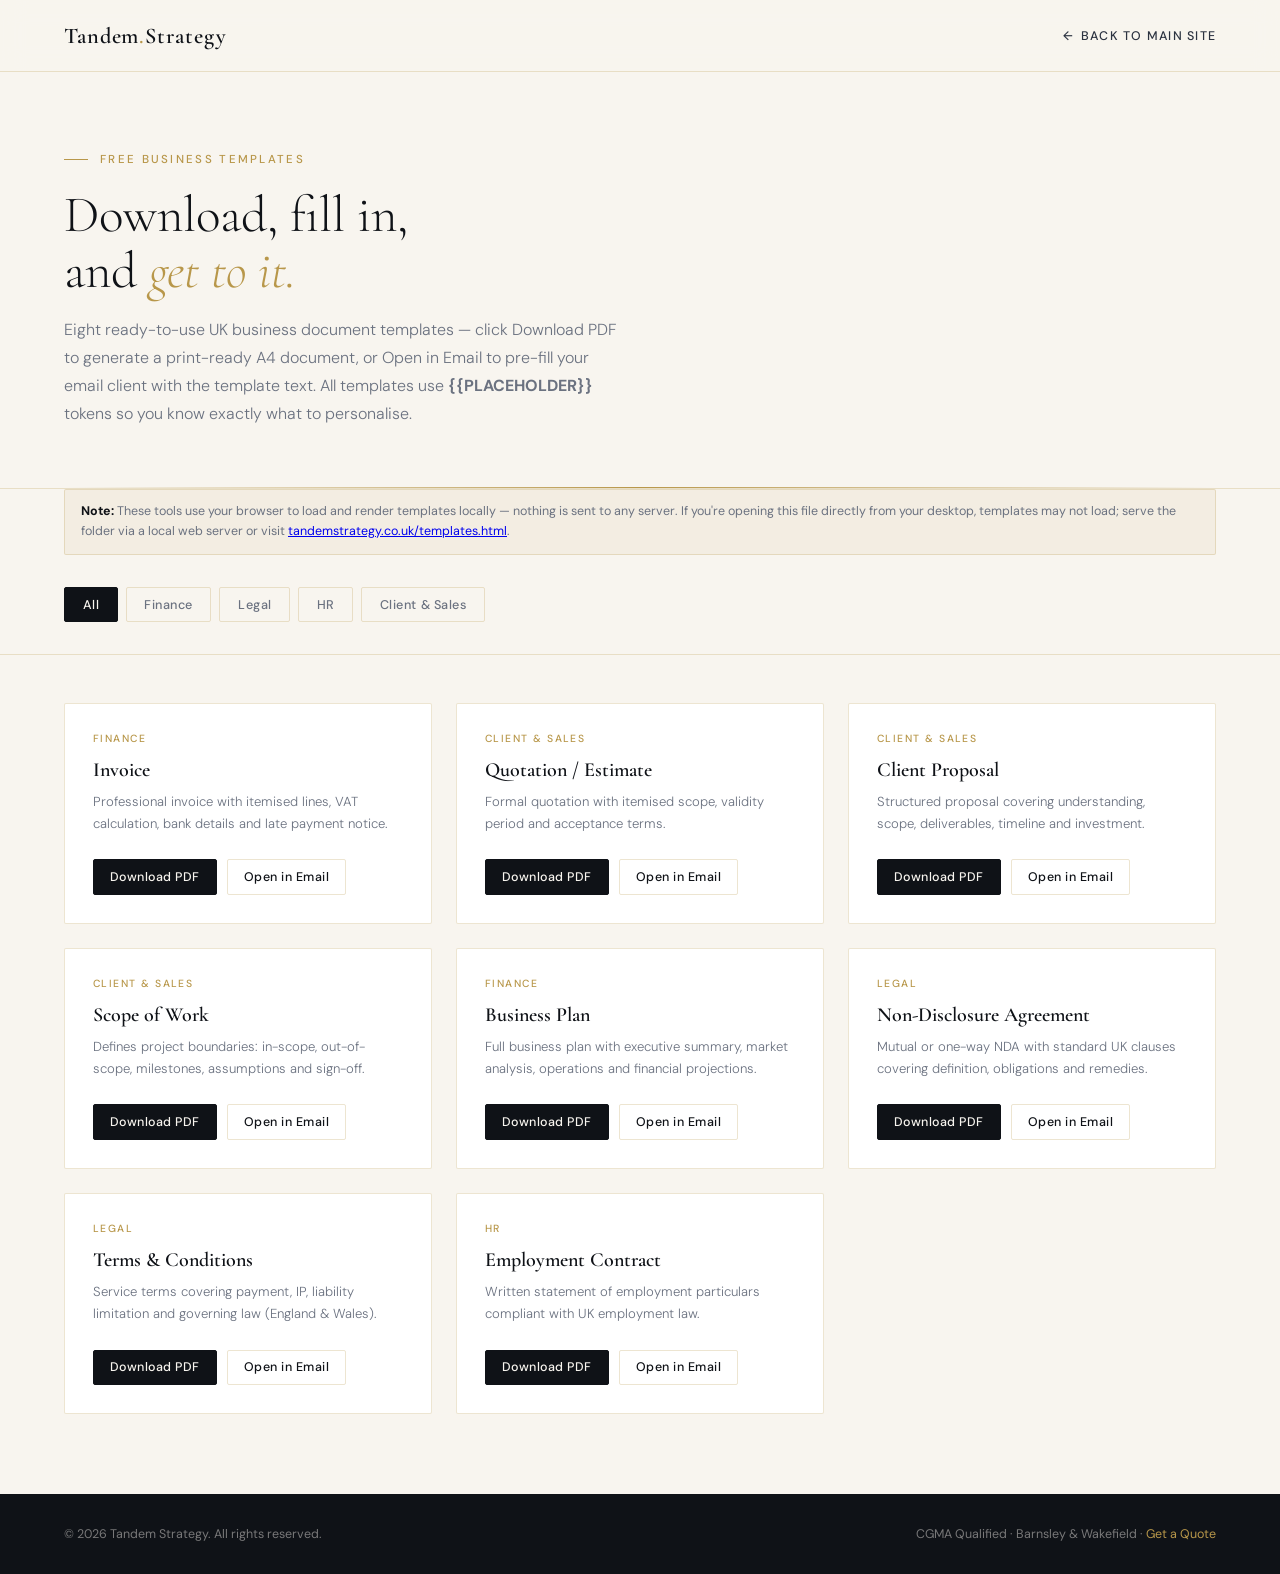
<file: templates.html>
<!DOCTYPE html>
<html lang="en">
<head>
  <meta charset="UTF-8">
  <meta name="viewport" content="width=device-width, initial-scale=1.0">
  <title>Free Business Templates | Tandem Strategy</title>
  <meta name="description" content="Free UK business document templates — invoices, NDAs, employment contracts, proposals and more. Download as PDF or open straight in your email client.">
  <link rel="preconnect" href="https://fonts.googleapis.com">
  <link rel="preconnect" href="https://fonts.gstatic.com" crossorigin>
  <link href="https://fonts.googleapis.com/css2?family=Cormorant+Garamond:ital,wght@0,300;0,400;0,500;0,600;1,300;1,400&family=DM+Sans:wght@300;400;500&display=swap" rel="stylesheet">
  <link rel="stylesheet" href="css/templates.css">
  <link rel="icon" type="image/svg+xml" href="favicon.svg">
</head>
<body>

  <!-- NAV -->
  <nav class="tl-nav">
    <a href="index.html" class="tl-nav-logo">Tandem<span>.</span>Strategy</a>
    <a href="index.html" class="tl-nav-back">Back to main site</a>
  </nav>

  <!-- HERO -->
  <header class="tl-hero">
    <div class="tl-hero-label">Free Business Templates</div>
    <h1>Download, fill in,<br>and <em>get to it.</em></h1>
    <p>Eight ready-to-use UK business document templates — click Download PDF to generate a print-ready A4 document, or Open in Email to pre-fill your email client with the template text. All templates use <strong>{{PLACEHOLDER}}</strong> tokens so you know exactly what to personalise.</p>
  </header>

  <!-- FETCH NOTICE -->
  <div class="tl-notice">
    <strong>Note:</strong> These tools use your browser to load and render templates locally — nothing is sent to any server. If you're opening this file directly from your desktop, templates may not load; serve the folder via a local web server or visit <a href="https://tandemstrategy.co.uk/templates.html">tandemstrategy.co.uk/templates.html</a>.
  </div>

  <!-- FILTER BAR -->
  <div class="tl-filter-wrap">
    <div id="filter-bar"></div>
  </div>

  <!-- TEMPLATE GRID -->
  <main class="tl-grid-wrap">
    <div id="template-grid"></div>
  </main>

  <!-- FOOTER -->
  <footer class="tl-footer">
    <span>&copy; <script>document.write(new Date().getFullYear())</script> Tandem Strategy. All rights reserved.</span>
    <span>CGMA Qualified &middot; Barnsley &amp; Wakefield &middot; <a href="index.html#contact">Get a Quote</a></span>
  </footer>

  <script src="js/templates.js"></script>
</body>
</html>
</file>
<file: css/styles.css>
:root {
  --ink: #0f1217;
  --ivory: #f8f5ef;
  --gold: #b8974a;
  --gold-light: #d4b06a;
  --slate: #2c3340;
  --muted: #6b7280;
  --rule: rgba(184,151,74,0.25);
  --card-bg: #ffffff;
  --section-alt: #f3f0ea;
}

*, *::before, *::after { box-sizing: border-box; margin: 0; padding: 0; }

html { scroll-behavior: smooth; font-size: 16px; }

body {
  font-family: 'DM Sans', sans-serif;
  background: var(--ivory);
  color: var(--ink);
  overflow-x: hidden;
}

/* ── NAV ── */
nav {
  position: fixed; top: 0; left: 0; right: 0; z-index: 100;
  display: flex; align-items: center; justify-content: space-between;
  padding: 0 5vw;
  height: 72px;
  background: rgba(248,245,239,0.92);
  backdrop-filter: blur(12px);
  border-bottom: 1px solid var(--rule);
  transition: box-shadow 0.3s;
}
nav.scrolled { box-shadow: 0 4px 32px rgba(0,0,0,0.07); }

.nav-logo {
  font-family: 'Cormorant Garamond', serif;
  font-size: 1.5rem;
  font-weight: 600;
  letter-spacing: 0.04em;
  color: var(--ink);
  text-decoration: none;
}
.nav-logo span { color: var(--gold); }

.nav-links { display: flex; gap: 1.75rem; list-style: none; }
.nav-links a {
  font-size: 0.8rem;
  font-weight: 500;
  letter-spacing: 0.12em;
  text-transform: uppercase;
  text-decoration: none;
  color: var(--slate);
  position: relative;
  padding-bottom: 2px;
  transition: color 0.2s;
}
.nav-links a::after {
  content: '';
  position: absolute; bottom: 0; left: 0; right: 100%;
  height: 1px; background: var(--gold);
  transition: right 0.3s ease;
}
.nav-links a:hover { color: var(--gold); }
.nav-links a:hover::after { right: 0; }

.nav-cta {
  background: var(--ink);
  color: var(--ivory) !important;
  padding: 0.5rem 1.25rem;
  border-radius: 2px;
  letter-spacing: 0.1em;
  transition: background 0.2s !important;
}
.nav-cta:hover { background: var(--gold) !important; color: var(--ivory) !important; }
.nav-cta::after { display: none !important; }

/* Active nav state */
.nav-links a.active { color: var(--gold); }
.nav-links a.active::after { right: 0; }

/* Hamburger */
.hamburger { display: none; flex-direction: column; gap: 5px; cursor: pointer; background: none; border: none; }
.hamburger span { display: block; width: 24px; height: 1.5px; background: var(--ink); transition: all 0.3s; }
.hamburger.open span:nth-child(1) { transform: translateY(6.5px) rotate(45deg); }
.hamburger.open span:nth-child(2) { opacity: 0; transform: scaleX(0); }
.hamburger.open span:nth-child(3) { transform: translateY(-6.5px) rotate(-45deg); }

/* ── PAGES ── */
.page { display: none; opacity: 0; }
.page.active { display: block; animation: pageFadeIn 0.35s ease forwards; }

@keyframes pageFadeIn {
  from { opacity: 0; transform: translateY(8px); }
  to { opacity: 1; transform: none; }
}

/* ── HERO ── */
#hero {
  min-height: 100vh;
  display: grid;
  grid-template-columns: 55fr 45fr;
  grid-template-rows: 1fr auto;
  column-gap: 5vw;
  padding: 120px 5vw 0;
  position: relative;
  overflow: hidden;
}

.hero-bg {
  position: absolute; inset: 0;
  background:
    radial-gradient(ellipse 60% 80% at 80% 50%, rgba(184,151,74,0.08) 0%, transparent 70%),
    radial-gradient(ellipse 40% 60% at 10% 80%, rgba(44,51,64,0.05) 0%, transparent 60%);
}

.hero-rule {
  position: absolute; top: 0; left: 5vw; right: 5vw;
  height: 1px; background: linear-gradient(to right, transparent, var(--gold), transparent);
  top: 72px;
}

.hero-content {
  position: relative;
  display: flex;
  flex-direction: column;
  justify-content: center;
  padding-bottom: 3rem;
}

.hero-badge {
  display: inline-flex; align-items: center; gap: 0.6rem;
  font-size: 0.72rem; font-weight: 500; letter-spacing: 0.18em;
  text-transform: uppercase; color: var(--gold);
  border: 1px solid var(--rule);
  padding: 0.4rem 0.9rem;
  border-radius: 2px;
  margin-bottom: 2rem;
  animation: fadeUp 0.6s ease both;
}
.hero-badge::before { content: ''; width: 16px; height: 1px; background: var(--gold); }

h1 {
  font-family: 'Cormorant Garamond', serif;
  font-size: clamp(3rem, 7vw, 5.5rem);
  font-weight: 300;
  line-height: 1.08;
  color: var(--ink);
  margin-bottom: 1.5rem;
  animation: fadeUp 0.6s 0.1s ease both;
}
h1 em { font-style: italic; color: var(--gold); }

.hero-sub {
  font-size: 1.05rem;
  font-weight: 300;
  line-height: 1.7;
  color: var(--muted);
  max-width: 520px;
  margin-bottom: 2.5rem;
  animation: fadeUp 0.6s 0.2s ease both;
}

.hero-actions {
  display: flex; gap: 1rem; flex-wrap: wrap;
  animation: fadeUp 0.6s 0.3s ease both;
}

.btn-primary {
  background: var(--ink); color: var(--ivory);
  padding: 0.85rem 2rem;
  font-family: 'DM Sans', sans-serif;
  font-size: 0.8rem; font-weight: 500; letter-spacing: 0.12em;
  text-transform: uppercase;
  border: none; border-radius: 2px;
  cursor: pointer; text-decoration: none;
  transition: background 0.2s, transform 0.2s;
  display: inline-block;
}
.btn-primary:hover { background: var(--gold); transform: translateY(-1px); }

.btn-secondary {
  background: transparent; color: var(--ink);
  padding: 0.85rem 2rem;
  font-family: 'DM Sans', sans-serif;
  font-size: 0.8rem; font-weight: 500; letter-spacing: 0.12em;
  text-transform: uppercase;
  border: 1px solid rgba(15,18,23,0.25);
  border-radius: 2px;
  cursor: pointer; text-decoration: none;
  transition: border-color 0.2s, color 0.2s, transform 0.2s;
  display: inline-block;
}
.btn-secondary:hover { border-color: var(--gold); color: var(--gold); transform: translateY(-1px); }

.hero-stats {
  display: flex; gap: 3rem;
  grid-column: 1 / -1;
  padding: 2.5rem 0 3rem;
  border-top: 1px solid var(--rule);
  animation: fadeUp 0.6s 0.4s ease both;
}
.stat-num {
  font-family: 'Cormorant Garamond', serif;
  font-size: 2.4rem; font-weight: 300; color: var(--gold); line-height: 1;
}
.stat-label { font-size: 0.75rem; letter-spacing: 0.1em; text-transform: uppercase; color: var(--muted); margin-top: 0.3rem; }

/* ── HERO CARD ── */
.hero-card {
  position: relative;
  background: var(--ink);
  border: 1px solid rgba(184,151,74,0.2);
  border-radius: 2px;
  padding: 2.5rem;
  animation: fadeIn 0.8s 0.4s ease both;
  align-self: stretch;
  display: flex;
  flex-direction: column;
}
.hero-card::before {
  content: '';
  position: absolute; top: 0; left: 0; right: 0;
  height: 2px;
  background: linear-gradient(to right, var(--gold), transparent);
}
.hero-card-badge {
  font-size: 0.68rem; font-weight: 500; letter-spacing: 0.2em;
  text-transform: uppercase; color: var(--gold);
  margin-bottom: 1.25rem;
  display: flex; align-items: center; gap: 0.5rem;
}
.hero-card-badge::before { content: ''; width: 16px; height: 1px; background: var(--gold); }
.hero-card-title {
  font-family: 'Cormorant Garamond', serif;
  font-size: 1.75rem; font-weight: 300;
  color: var(--ivory); line-height: 1.15;
  margin-bottom: 1.75rem;
}
.hero-card-rule { height: 1px; background: rgba(184,151,74,0.15); margin: 1.5rem 0; }
.hero-card-stats {
  display: grid; grid-template-columns: repeat(3, 1fr);
  gap: 1rem; text-align: center;
}
.hero-card-stat-num {
  font-family: 'Cormorant Garamond', serif;
  font-size: 2.2rem; font-weight: 300; color: var(--gold); line-height: 1;
}
.hero-card-stat-label {
  font-size: 0.65rem; letter-spacing: 0.1em;
  text-transform: uppercase; color: rgba(248,245,239,0.45);
  margin-top: 0.3rem; line-height: 1.4;
}
.hero-card-services { list-style: none; display: flex; flex-direction: column; gap: 0.65rem; }
.hero-card-services li {
  font-size: 0.82rem; color: rgba(248,245,239,0.6);
  font-weight: 300; display: flex; align-items: center; gap: 0.75rem; line-height: 1.4;
}
.hero-card-services li::before {
  content: ''; width: 14px; height: 1px;
  background: var(--gold); flex-shrink: 0; opacity: 0.6;
}
.hero-card-location {
  margin-top: auto; padding-top: 1.5rem;
  border-top: 1px solid rgba(184,151,74,0.15);
  font-size: 0.7rem; letter-spacing: 0.14em;
  text-transform: uppercase; color: rgba(248,245,239,0.35);
  text-align: center;
}

/* ── SECTION COMMONS ── */
section { padding: 100px 5vw; }
.section-label {
  font-size: 0.72rem; font-weight: 500; letter-spacing: 0.2em;
  text-transform: uppercase; color: var(--gold);
  display: flex; align-items: center; gap: 0.75rem;
  margin-bottom: 1.25rem;
}
.section-label::before { content: ''; width: 24px; height: 1px; background: var(--gold); }

h2 {
  font-family: 'Cormorant Garamond', serif;
  font-size: clamp(2.2rem, 4.5vw, 3.6rem);
  font-weight: 300; line-height: 1.12;
  color: var(--ink); margin-bottom: 1.5rem;
}
h2 em { font-style: italic; color: var(--gold); }

.section-intro { font-size: 1rem; font-weight: 300; line-height: 1.75; color: var(--muted); max-width: 560px; }

/* ── SERVICES ── */
.services-section { background: var(--section-alt); }

.services-grid {
  display: grid;
  grid-template-columns: repeat(auto-fit, minmax(280px, 1fr));
  gap: 1.5px;
  margin-top: 4rem;
  background: var(--rule);
  border: 1px solid var(--rule);
}

.service-card {
  background: var(--card-bg);
  padding: 2.5rem;
  position: relative;
  overflow: hidden;
  transition: background 0.3s;
  cursor: default;
}
.service-card::before {
  content: '';
  position: absolute; bottom: 0; left: 0; right: 100%;
  height: 2px; background: var(--gold);
  transition: right 0.4s ease;
}
.service-card:hover::before { right: 0; }
.service-card:hover { background: #fffdf8; }

.service-icon {
  width: 44px; height: 44px;
  border: 1px solid var(--rule);
  border-radius: 50%;
  display: flex; align-items: center; justify-content: center;
  margin-bottom: 1.5rem;
  font-size: 1.1rem;
  transition: border-color 0.3s, background 0.3s;
}
.service-card:hover .service-icon { border-color: var(--gold); background: rgba(184,151,74,0.06); }

.service-card h3 {
  font-family: 'Cormorant Garamond', serif;
  font-size: 1.35rem; font-weight: 500;
  color: var(--ink); margin-bottom: 0.75rem;
}
.service-card p { font-size: 0.88rem; line-height: 1.7; color: var(--muted); font-weight: 300; }

.service-num {
  position: absolute; top: 1.5rem; right: 1.75rem;
  font-family: 'Cormorant Garamond', serif;
  font-size: 3rem; font-weight: 300; color: rgba(184,151,74,0.12);
  line-height: 1;
}

/* ── ABOUT ── */

.about-intro {
  max-width: 700px; margin-bottom: 4rem;
}
.about-intro p { font-size: 1rem; line-height: 1.8; color: var(--muted); font-weight: 300; margin-bottom: 1.25rem; }

.partners-grid {
  display: grid; grid-template-columns: 1fr 1fr; gap: 2rem;
  margin-bottom: 4rem;
}

.partner-card {
  border: 1px solid var(--rule);
  border-radius: 2px;
  overflow: hidden;
  transition: border-color 0.3s;
  position: relative;
}
.partner-card:hover { border-color: var(--gold); }

.partner-card-top {
  background: linear-gradient(135deg, var(--slate) 0%, var(--ink) 100%);
  padding: 2.5rem 2.5rem 2rem;
  position: relative;
}
.partner-card-top::after {
  content: '';
  position: absolute; bottom: 0; left: 0; right: 0;
  height: 2px; background: var(--gold); opacity: 0.6;
}
.partner-initials {
  font-family: 'Cormorant Garamond', serif;
  font-size: 3rem; font-weight: 300;
  color: rgba(184,151,74,0.35);
  line-height: 1; margin-bottom: 1rem;
}
.partner-name {
  font-family: 'Cormorant Garamond', serif;
  font-size: 1.6rem; font-weight: 400;
  color: var(--ivory); margin-bottom: 0.25rem;
}
.partner-role {
  font-size: 0.72rem; font-weight: 500; letter-spacing: 0.16em;
  text-transform: uppercase; color: var(--gold);
}

.partner-card-body { padding: 2rem 2.5rem; background: var(--card-bg); }
.partner-card-body p {
  font-size: 0.88rem; line-height: 1.8; color: var(--muted);
  font-weight: 300; margin-bottom: 1.25rem;
}
.partner-card-body p:last-of-type { margin-bottom: 0; }

.partner-skills {
  display: flex; flex-wrap: wrap; gap: 0.5rem;
  margin-top: 1.5rem; padding-top: 1.5rem;
  border-top: 1px solid var(--rule);
}
.skill-tag {
  font-size: 0.7rem; font-weight: 500; letter-spacing: 0.1em;
  text-transform: uppercase;
  padding: 0.3rem 0.75rem;
  border: 1px solid var(--rule);
  border-radius: 2px;
  color: var(--slate);
  background: var(--ivory);
}

.credential-tag {
  display: inline-flex; align-items: center; gap: 0.5rem;
  background: rgba(184,151,74,0.1);
  border: 1px solid rgba(184,151,74,0.3);
  color: var(--gold);
  font-size: 0.72rem; font-weight: 500; letter-spacing: 0.14em;
  text-transform: uppercase;
  padding: 0.35rem 0.8rem;
  border-radius: 2px;
  margin-bottom: 1.5rem;
  display: block; width: fit-content;
}

.combined-stat-bar {
  display: grid; grid-template-columns: repeat(3, 1fr);
  gap: 0; border: 1px solid var(--rule); border-radius: 2px;
  overflow: hidden; margin-bottom: 4rem;
}
.combined-stat {
  padding: 2rem 2rem;
  border-right: 1px solid var(--rule);
  text-align: center;
}
.combined-stat:last-child { border-right: none; }
.combined-stat-num {
  font-family: 'Cormorant Garamond', serif;
  font-size: 2.8rem; font-weight: 300; color: var(--gold); line-height: 1;
  margin-bottom: 0.4rem;
}
.combined-stat-label {
  font-size: 0.72rem; letter-spacing: 0.12em; text-transform: uppercase;
  color: var(--muted);
}

.about-pillars { display: flex; flex-direction: column; gap: 1rem; max-width: 860px; }
.pillar {
  display: flex; align-items: flex-start; gap: 1rem;
  padding: 1rem 1.25rem;
  border: 1px solid var(--rule);
  border-radius: 2px;
  transition: border-color 0.3s;
}
.pillar:hover { border-color: var(--gold); }
.pillar-icon { font-size: 1.1rem; margin-top: 0.1rem; flex-shrink: 0; }
.pillar-title { font-size: 0.85rem; font-weight: 500; color: var(--ink); margin-bottom: 0.2rem; }
.pillar-desc { font-size: 0.8rem; color: var(--muted); line-height: 1.6; }

/* ── WHY US ── */
.why-section { background: var(--ink); color: var(--ivory); }
.why-section .section-label { color: var(--gold-light); }
.why-section h2 { color: var(--ivory); }
.why-section .section-intro { color: rgba(248,245,239,0.6); }

.why-grid {
  display: grid;
  grid-template-columns: repeat(auto-fit, minmax(220px, 1fr));
  gap: 2rem; margin-top: 4rem;
}
.why-card { padding: 2rem; border: 1px solid rgba(184,151,74,0.2); border-radius: 2px; }
.why-card:hover { border-color: rgba(184,151,74,0.5); }
.why-num {
  font-family: 'Cormorant Garamond', serif;
  font-size: 2rem; color: var(--gold);
  margin-bottom: 1rem; font-weight: 300;
}
.why-card h4 {
  font-family: 'Cormorant Garamond', serif;
  font-size: 1.2rem; font-weight: 500;
  color: var(--ivory); margin-bottom: 0.6rem;
}
.why-card p { font-size: 0.85rem; line-height: 1.7; color: rgba(248,245,239,0.55); font-weight: 300; }

/* ── PROCESS ── */
.process-steps {
  display: grid; grid-template-columns: repeat(auto-fit, minmax(200px, 1fr));
  gap: 0; margin-top: 4rem; position: relative;
}
.process-step { padding: 2.5rem 2rem; position: relative; }
.process-step::after {
  content: '→';
  position: absolute; top: 2.8rem; right: -0.5rem;
  color: var(--gold); font-size: 1.2rem; opacity: 0.5;
}
.process-step:last-child::after { display: none; }

.step-num {
  font-family: 'Cormorant Garamond', serif;
  font-size: 3rem; font-weight: 300;
  color: rgba(184,151,74,0.2); line-height: 1;
  margin-bottom: 0.75rem;
}
.process-step h4 {
  font-family: 'Cormorant Garamond', serif;
  font-size: 1.2rem; font-weight: 500;
  color: var(--ink); margin-bottom: 0.5rem;
}
.process-step p { font-size: 0.83rem; line-height: 1.7; color: var(--muted); }

/* ── CONTACT ── */
#contact-section { background: var(--section-alt); }

.contact-grid { display: grid; grid-template-columns: 1fr 1.6fr; gap: 6vw; align-items: start; margin-top: 3.5rem; }

.contact-info h3 {
  font-family: 'Cormorant Garamond', serif;
  font-size: 1.6rem; font-weight: 400; color: var(--ink); margin-bottom: 0.75rem;
}
.contact-info p { font-size: 0.88rem; line-height: 1.75; color: var(--muted); margin-bottom: 2rem; }

.contact-detail { display: flex; align-items: flex-start; gap: 0.9rem; margin-bottom: 1.25rem; }
.contact-detail-icon {
  width: 36px; height: 36px; flex-shrink: 0;
  border: 1px solid var(--rule);
  border-radius: 50%;
  display: flex; align-items: center; justify-content: center;
  font-size: 0.9rem;
}
.contact-detail-text { font-size: 0.85rem; color: var(--muted); line-height: 1.5; }
.contact-detail-label { font-size: 0.72rem; letter-spacing: 0.1em; text-transform: uppercase; color: var(--ink); font-weight: 500; margin-bottom: 0.15rem; }

/* Form */
.quote-form {
  background: var(--card-bg);
  padding: 3rem;
  border: 1px solid var(--rule);
  border-radius: 2px;
  box-shadow: 0 8px 40px rgba(0,0,0,0.05);
}
.form-title {
  font-family: 'Cormorant Garamond', serif;
  font-size: 1.5rem; font-weight: 400;
  color: var(--ink); margin-bottom: 0.25rem;
}
.form-subtitle { font-size: 0.82rem; color: var(--muted); margin-bottom: 2rem; }

.form-row { display: grid; grid-template-columns: 1fr 1fr; gap: 1rem; margin-bottom: 1rem; }
.form-group { margin-bottom: 1rem; }
.form-group label {
  display: block; font-size: 0.73rem; font-weight: 500;
  letter-spacing: 0.1em; text-transform: uppercase;
  color: var(--slate); margin-bottom: 0.45rem;
}
.form-group input,
.form-group textarea,
.form-group select {
  width: 100%;
  background: var(--ivory);
  border: 1px solid rgba(15,18,23,0.12);
  border-radius: 2px;
  padding: 0.7rem 0.9rem;
  font-family: 'DM Sans', sans-serif;
  font-size: 0.88rem; color: var(--ink);
  outline: none;
  transition: border-color 0.2s;
  appearance: none;
}
.form-group input:focus,
.form-group textarea:focus,
.form-group select:focus { border-color: var(--gold); box-shadow: 0 0 0 3px rgba(184,151,74,0.1); }
.form-group textarea { min-height: 100px; resize: vertical; }

/* Services checkboxes */
.services-label {
  font-size: 0.73rem; font-weight: 500;
  letter-spacing: 0.1em; text-transform: uppercase;
  color: var(--slate); margin-bottom: 0.75rem; display: block;
}
.services-check-grid {
  display: grid; grid-template-columns: 1fr 1fr;
  gap: 0.5rem; margin-bottom: 1.25rem;
}
.check-item {
  display: flex; align-items: center; gap: 0.6rem;
  padding: 0.6rem 0.75rem;
  border: 1px solid rgba(15,18,23,0.1);
  border-radius: 2px;
  cursor: pointer;
  transition: border-color 0.2s, background 0.2s;
  background: var(--ivory);
}
.check-item:hover { border-color: var(--gold); background: rgba(184,151,74,0.04); }
.check-item input[type="checkbox"] { display: none; }
.check-box {
  width: 14px; height: 14px;
  border: 1.5px solid rgba(15,18,23,0.25);
  border-radius: 2px; flex-shrink: 0;
  display: flex; align-items: center; justify-content: center;
  transition: border-color 0.2s, background 0.2s;
}
.check-item input:checked + .check-box {
  background: var(--gold); border-color: var(--gold);
}
.check-item input:checked + .check-box::after { content: '✓'; color: white; font-size: 0.65rem; }
.check-item input:checked ~ .check-text { color: var(--ink); font-weight: 500; }
.check-text { font-size: 0.8rem; color: var(--muted); }

/* Budget radios */
.budget-options { display: flex; gap: 0.5rem; flex-wrap: wrap; margin-bottom: 1.25rem; }
.budget-opt {
  display: flex; align-items: center;
  cursor: pointer;
}
.budget-opt input { display: none; }
.budget-pill {
  padding: 0.4rem 0.9rem;
  border: 1px solid rgba(15,18,23,0.15);
  border-radius: 30px;
  font-size: 0.78rem; color: var(--muted);
  transition: all 0.2s;
}
.budget-opt input:checked + .budget-pill {
  background: var(--ink); color: var(--ivory); border-color: var(--ink);
}
.budget-opt:hover .budget-pill { border-color: var(--gold); color: var(--gold); }

.btn-submit {
  width: 100%;
  background: var(--ink); color: var(--ivory);
  padding: 1rem;
  font-family: 'DM Sans', sans-serif;
  font-size: 0.82rem; font-weight: 500; letter-spacing: 0.14em;
  text-transform: uppercase;
  border: none; border-radius: 2px;
  cursor: pointer;
  transition: background 0.2s;
  margin-top: 0.5rem;
}
.btn-submit:hover { background: var(--gold); }

.form-success {
  display: none;
  text-align: center; padding: 3rem 2rem;
}
.form-success.show { display: block; }
.success-icon { font-size: 2.5rem; margin-bottom: 1rem; }
.form-success h3 { font-family: 'Cormorant Garamond', serif; font-size: 1.8rem; color: var(--ink); margin-bottom: 0.5rem; }
.form-success p { font-size: 0.88rem; color: var(--muted); }

/* ── FOOTER ── */
footer {
  background: var(--ink); color: rgba(248,245,239,0.55);
  padding: 4rem 5vw 2.5rem;
}
.footer-top {
  display: grid; grid-template-columns: 1.5fr 1fr 1fr 1fr;
  gap: 3rem; padding-bottom: 3rem;
  border-bottom: 1px solid rgba(255,255,255,0.07);
  margin-bottom: 2rem;
}
.footer-logo {
  font-family: 'Cormorant Garamond', serif;
  font-size: 1.4rem; font-weight: 600;
  color: var(--ivory); margin-bottom: 1rem; display: block;
}
.footer-logo span { color: var(--gold); }
.footer-brand p { font-size: 0.82rem; line-height: 1.7; }

.footer-col h5 {
  font-size: 0.7rem; font-weight: 500; letter-spacing: 0.15em;
  text-transform: uppercase; color: var(--ivory);
  margin-bottom: 1.25rem;
}
.footer-col ul { list-style: none; display: flex; flex-direction: column; gap: 0.6rem; }
.footer-col ul a {
  font-size: 0.82rem; color: rgba(248,245,239,0.5);
  text-decoration: none; transition: color 0.2s;
}
.footer-col ul a:hover { color: var(--gold); }

.footer-bottom {
  display: flex; align-items: center; justify-content: space-between;
  font-size: 0.78rem;
}
.footer-bottom a { color: var(--gold); text-decoration: none; }

/* ── SAVINGS CALCULATOR ── */
#calculator-section { background: var(--ivory); }
#calculator-section > .section-label,
#calculator-section > h2,
#calculator-section > .section-intro { position: relative; z-index: 1; }

.calc-layout {
  display: grid;
  grid-template-columns: 2fr 3fr;
  gap: 4rem;
  margin-top: 4rem;
  align-items: start;
}

.calc-input-group { margin-bottom: 2rem; }
.calc-input-group > label {
  display: block;
  font-size: 0.73rem; font-weight: 500;
  letter-spacing: 0.1em; text-transform: uppercase;
  color: var(--slate); margin-bottom: 0.5rem;
}
.calc-input-wrap {
  display: flex; align-items: stretch;
  background: var(--card-bg);
  border: 1px solid rgba(15,18,23,0.12);
  border-radius: 2px; overflow: hidden;
  transition: border-color 0.2s, box-shadow 0.2s;
}
.calc-input-wrap:focus-within { border-color: var(--gold); box-shadow: 0 0 0 3px rgba(184,151,74,0.1); }
.calc-prefix {
  padding: 0.75rem 1rem;
  background: rgba(15,18,23,0.03);
  border-right: 1px solid rgba(15,18,23,0.08);
  font-family: 'DM Sans', sans-serif;
  font-size: 0.9rem; color: var(--muted);
  display: flex; align-items: center;
}
.calc-input-wrap input {
  flex: 1; border: none; outline: none;
  background: transparent;
  padding: 0.75rem 1rem;
  font-family: 'DM Sans', sans-serif;
  font-size: 0.9rem; color: var(--ink);
}
.calc-input-wrap input::placeholder { color: rgba(107,114,128,0.4); }
.calc-input-hint { font-size: 0.76rem; color: var(--muted); margin-top: 0.4rem; line-height: 1.5; }
.calc-btn { width: 100%; text-align: center; margin-bottom: 1.25rem; padding: 1rem 2rem; }
.calc-disclaimer {
  font-size: 0.73rem; color: var(--muted); line-height: 1.65; font-weight: 300;
  border-top: 1px solid var(--rule); padding-top: 1.25rem;
}

/* Results panel */
.calc-results-panel {
  background: var(--card-bg);
  border: 1px solid var(--rule);
  border-radius: 2px; overflow: hidden;
  box-shadow: 0 8px 40px rgba(0,0,0,0.05);
}

.calc-empty { padding: 3.5rem 2.5rem; text-align: center; }
.calc-empty-bars {
  display: flex; align-items: flex-end; justify-content: center;
  gap: 7px; height: 64px; margin-bottom: 1.5rem;
}
.calc-empty-bar { border-radius: 2px 2px 0 0; background: rgba(15,18,23,0.07); }
.calc-empty-b1 { width: 20px; height: 30px; }
.calc-empty-b2 { width: 20px; height: 50px; }
.calc-empty-b3 { width: 20px; height: 38px; }
.calc-empty-b4 { width: 20px; height: 64px; background: rgba(184,151,74,0.28); }
.calc-empty-b5 { width: 20px; height: 46px; }
.calc-empty-text { font-size: 0.85rem; color: var(--muted); line-height: 1.7; max-width: 280px; margin: 0 auto; }

/* Output */
.calc-output { display: none; }
.calc-output.visible { display: block; }

.calc-total-bar {
  background: var(--ink); padding: 2.5rem; text-align: center; position: relative;
}
.calc-total-bar::after {
  content: ''; position: absolute; bottom: 0; left: 0; right: 0;
  height: 2px; background: var(--gold);
}
.calc-total-label {
  font-size: 0.7rem; letter-spacing: 0.18em; text-transform: uppercase;
  color: rgba(248,245,239,0.45); margin-bottom: 0.75rem;
}
.calc-total-num {
  font-family: 'Cormorant Garamond', serif;
  font-size: clamp(2.8rem, 5vw, 4rem); font-weight: 300; color: var(--gold);
  line-height: 1; margin-bottom: 0.6rem;
}
.calc-total-sub { font-size: 0.76rem; color: rgba(248,245,239,0.4); }

.calc-result-item { padding: 2rem 2.5rem; border-bottom: 1px solid var(--rule); }
.calc-result-item:last-of-type { border-bottom: none; }
.calc-result-header { display: flex; align-items: flex-start; gap: 1rem; margin-bottom: 1.1rem; }
.calc-result-icon {
  width: 42px; height: 42px; flex-shrink: 0;
  border: 1px solid var(--rule); border-radius: 50%;
  display: flex; align-items: center; justify-content: center;
  font-size: 1rem; margin-top: 0.15rem;
}
.calc-result-type {
  font-size: 0.7rem; font-weight: 500; letter-spacing: 0.14em;
  text-transform: uppercase; color: var(--muted); margin-bottom: 0.2rem;
}
.calc-result-val {
  font-family: 'Cormorant Garamond', serif;
  font-size: 2.2rem; font-weight: 300; color: var(--gold); line-height: 1;
}
.calc-result-body {
  font-size: 0.85rem; line-height: 1.8; color: var(--muted); font-weight: 300;
  margin-bottom: 1.25rem;
}
.calc-result-tags { display: flex; flex-wrap: wrap; gap: 0.4rem; }
.calc-result-tags span {
  font-size: 0.68rem; font-weight: 500; letter-spacing: 0.08em; text-transform: uppercase;
  padding: 0.28rem 0.65rem; border: 1px solid var(--rule); border-radius: 2px;
  color: var(--slate); background: var(--ivory);
}
.calc-output-cta {
  padding: 2rem 2.5rem; border-top: 1px solid var(--rule);
  background: rgba(184,151,74,0.04);
  display: flex; align-items: center; justify-content: space-between; gap: 1.5rem;
}
.calc-output-cta p { font-size: 0.88rem; color: var(--muted); line-height: 1.5; flex: 1; margin: 0; }

/* ── PAGE TOP SPACING ── */
.section-page-start { padding-top: 140px; }
.section-flush-top { padding-top: 0; }

/* ── SERVICES PAGE ── */
.services-group-header { margin-bottom: 3rem; }
.services-group-header--later { margin-top: 5rem; margin-bottom: 3rem; }
.h2-tight { margin-bottom: 0.75rem; }
.services-cta { text-align: center; margin-top: 4rem; }
.services-cta p { color: var(--muted); margin-bottom: 1.5rem; font-size: 0.9rem; }

/* ── ABOUT PAGE ── */
.section-label--spaced { margin-top: 1rem; }

/* ── CONTACT CALLOUT ── */
.contact-callout {
  margin-top: 2.5rem; padding: 1.5rem;
  border: 1px solid var(--rule); border-radius: 2px; background: var(--card-bg);
}
.contact-callout-title {
  font-family: 'Cormorant Garamond', serif;
  font-size: 1.1rem; color: var(--ink); margin-bottom: 0.5rem;
}
.contact-callout-body { font-size: 0.82rem; color: var(--muted); line-height: 1.7; }
.btn-inline { width: auto; display: inline-block; }

/* ── RESOURCES PAGE ── */
.resources-intro { max-width: 640px; color: var(--muted); font-size: 0.92rem; line-height: 1.75; margin-bottom: 2.5rem; }
.resources-category { margin-bottom: 3rem; }
.resources-category h3 { font-family: 'Cormorant Garamond', serif; font-size: 1.3rem; font-weight: 600; margin-bottom: 1.25rem; padding-bottom: 0.75rem; border-bottom: 1px solid var(--rule); }
.resources-grid { display: grid; grid-template-columns: repeat(3, 1fr); gap: 1.25rem; }
.resource-card {
  background: var(--card-bg); border: 1px solid var(--rule); border-radius: 2px;
  padding: 1.4rem; display: flex; flex-direction: column; gap: 0.4rem;
  transition: border-color 0.2s;
}
.resource-card:hover { border-color: rgba(184,151,74,0.4); }
.resource-card-tag { font-size: 0.68rem; text-transform: uppercase; letter-spacing: 0.1em; color: var(--gold); }
.resource-card-title { font-family: 'Cormorant Garamond', serif; font-size: 1.05rem; color: var(--ink); font-weight: 600; line-height: 1.3; }
.resource-card-desc { font-size: 0.8rem; color: var(--muted); line-height: 1.65; flex: 1; }
.resource-link {
  display: inline-flex; align-items: center; gap: 0.3rem;
  font-size: 0.76rem; color: var(--gold); text-decoration: none; margin-top: 0.4rem; font-weight: 500;
}
.resource-link:hover { text-decoration: underline; }

.articles-grid { display: grid; grid-template-columns: repeat(2, 1fr); gap: 2rem; margin-top: 0; }
.article-card {
  background: var(--card-bg); border: 1px solid var(--rule); border-radius: 2px; padding: 2rem;
}
.article-tag { font-size: 0.68rem; text-transform: uppercase; letter-spacing: 0.1em; color: var(--gold); margin-bottom: 0.75rem; }
.article-card h3 { font-family: 'Cormorant Garamond', serif; font-size: 1.4rem; font-weight: 600; margin-bottom: 0.75rem; color: var(--ink); }
.article-card p { font-size: 0.86rem; color: var(--muted); line-height: 1.8; margin-bottom: 0.85rem; }
.article-card p:last-child { margin-bottom: 0; }

/* ── TOOLS PAGE ── */
.tools-tabs { display: flex; gap: 0.5rem; flex-wrap: wrap; margin-bottom: 2.5rem; }
.tool-tab {
  padding: 0.5rem 1.1rem; font-size: 0.79rem; border: 1px solid var(--rule);
  background: transparent; cursor: pointer; border-radius: 2px; color: var(--muted);
  font-family: 'DM Sans', sans-serif; transition: all 0.2s; letter-spacing: 0.02em;
}
.tool-tab.active { background: var(--ink); color: var(--ivory); border-color: var(--ink); }
.tool-tab:hover:not(.active) { border-color: var(--gold); color: var(--gold); }

.letter-panel { display: none; }
.letter-panel.active { display: block; }
.letter-layout { display: grid; grid-template-columns: 1fr 1.7fr; gap: 2.5rem; align-items: start; }
.letter-form-panel { display: flex; flex-direction: column; gap: 1rem; }
.letter-form-panel .form-group label { font-size: 0.78rem; }
.letter-form-panel .form-group input,
.letter-form-panel .form-group textarea { font-size: 0.84rem; padding: 0.6rem 0.85rem; }
.letter-preview-panel { position: sticky; top: 100px; }
.letter-preview-label { font-size: 0.7rem; text-transform: uppercase; letter-spacing: 0.1em; color: var(--muted); margin-bottom: 0.75rem; }
.letter-paper {
  background: #fff; border: 1px solid #ddd; padding: 2.5rem 2.25rem;
  font-family: Georgia, 'Times New Roman', serif; font-size: 0.82rem; line-height: 1.85; color: #111;
  min-height: 520px; white-space: pre-wrap; box-shadow: 0 4px 24px rgba(0,0,0,0.07);
  overflow-wrap: break-word;
}
.letter-actions { display: flex; gap: 0.65rem; margin-top: 1rem; flex-wrap: wrap; }
.btn-tool {
  padding: 0.55rem 1.1rem; font-size: 0.79rem; border-radius: 2px; cursor: pointer;
  font-family: 'DM Sans', sans-serif; font-weight: 500; border: 1px solid var(--rule);
  background: transparent; color: var(--ink); transition: all 0.2s;
}
.btn-tool:hover { border-color: var(--gold); color: var(--gold); }
.btn-tool.primary { background: var(--ink); color: var(--ivory); border-color: var(--ink); }
.btn-tool.primary:hover { background: #1c2333; }

.tool-calc-grid { display: grid; grid-template-columns: repeat(3, 1fr); gap: 1.5rem; }
.tool-calc-card {
  background: var(--card-bg); border: 1px solid var(--rule); border-radius: 2px; padding: 1.75rem;
}
.tool-calc-card h4 { font-family: 'Cormorant Garamond', serif; font-size: 1.25rem; font-weight: 600; margin-bottom: 0.3rem; }
.tool-calc-card > p { font-size: 0.8rem; color: var(--muted); margin-bottom: 1.25rem; line-height: 1.6; }
.tool-calc-card .form-group { margin-bottom: 0.75rem; }
.tool-calc-card .form-group label { font-size: 0.76rem; }
.tool-calc-card .form-group input { font-size: 0.84rem; padding: 0.55rem 0.85rem; }
.calc-btn { margin-top: 0.5rem; width: 100%; }
.tool-calc-result {
  margin-top: 1.25rem; padding: 1rem 1.1rem; background: var(--ink); color: var(--ivory);
  border-radius: 2px; font-size: 0.8rem; line-height: 1.75; display: none;
}
.tool-calc-result.show { display: block; }
.tool-calc-result strong { font-size: 1.6rem; color: var(--gold); display: block; margin-bottom: 0.2rem; font-family: 'Cormorant Garamond', serif; }

/* ── EMPLOYEE COST CALCULATOR ── */
#emp-cost-section { background: var(--ivory); }

.emp-calc-layout {
  display: grid;
  grid-template-columns: 2fr 3fr;
  gap: 4rem;
  margin-top: 3rem;
  align-items: start;
}

.emp-input-group { margin-bottom: 1.5rem; }
.emp-group-label {
  display: block;
  font-size: 0.73rem; font-weight: 500;
  letter-spacing: 0.1em; text-transform: uppercase;
  color: var(--slate); margin-bottom: 0.45rem;
}
.emp-label-row {
  display: flex; align-items: center; justify-content: space-between;
  margin-bottom: 0.45rem;
}
.emp-label-row .emp-group-label { margin-bottom: 0; }

.emp-stat-badge {
  font-size: 0.65rem; font-weight: 500; letter-spacing: 0.06em;
  background: rgba(184,151,74,0.1); color: var(--gold);
  border: 1px solid rgba(184,151,74,0.28);
  padding: 0.2rem 0.55rem; border-radius: 30px;
  white-space: nowrap;
}

.calc-suffix {
  padding: 0.75rem 0.9rem;
  background: rgba(15,18,23,0.03);
  border-left: 1px solid rgba(15,18,23,0.08);
  font-family: 'DM Sans', sans-serif;
  font-size: 0.82rem; color: var(--muted);
  display: flex; align-items: center;
  white-space: nowrap;
}

/* Pay type toggle */
.emp-pay-toggle { display: flex; gap: 0.5rem; }
.emp-pay-opt { cursor: pointer; }
.emp-pay-opt input { display: none; }
.emp-pay-pill {
  padding: 0.45rem 1rem;
  border: 1px solid rgba(15,18,23,0.15);
  border-radius: 30px;
  font-size: 0.82rem; color: var(--muted);
  transition: all 0.2s;
}
.emp-pay-opt input:checked + .emp-pay-pill {
  background: var(--ink); color: var(--ivory); border-color: var(--ink);
}
.emp-pay-opt:hover .emp-pay-pill { border-color: var(--gold); color: var(--gold); }

/* Include options checkboxes */
.emp-options { display: flex; flex-direction: column; gap: 0.5rem; }
.emp-option-item {
  display: flex; align-items: flex-start; gap: 0.75rem;
  padding: 0.75rem 1rem;
  border: 1px solid rgba(15,18,23,0.1);
  border-radius: 2px; cursor: pointer;
  transition: border-color 0.2s, background 0.2s;
  background: var(--card-bg);
  margin-bottom: 0;
}
.emp-option-item:hover { border-color: var(--gold); background: rgba(184,151,74,0.03); }
.emp-option-item input { display: none; }
.emp-check-box {
  width: 14px; height: 14px; flex-shrink: 0; margin-top: 2px;
  border: 1.5px solid rgba(15,18,23,0.25);
  border-radius: 2px;
  display: flex; align-items: center; justify-content: center;
  transition: all 0.2s;
}
.emp-option-item input:checked + .emp-check-box {
  background: var(--gold); border-color: var(--gold);
}
.emp-option-item input:checked + .emp-check-box::after {
  content: '✓'; color: white; font-size: 0.65rem;
}
.emp-option-title {
  font-size: 0.82rem; font-weight: 500; color: var(--ink); margin-bottom: 0.1rem;
}
.emp-option-desc { font-size: 0.75rem; color: var(--muted); line-height: 1.4; }

/* Results panel */
.emp-calc-results {
  background: var(--card-bg);
  border: 1px solid var(--rule);
  border-radius: 2px; overflow: hidden;
  box-shadow: 0 8px 40px rgba(0,0,0,0.05);
}
.emp-calc-empty { padding: 3.5rem 2.5rem; text-align: center; }

.emp-calc-output { display: none; }
.emp-calc-output.visible { display: block; }

/* Total bar */
.emp-total-bar {
  background: var(--ink); padding: 2rem 2.5rem; position: relative;
}
.emp-total-bar::after {
  content: ''; position: absolute; bottom: 0; left: 0; right: 0;
  height: 2px; background: var(--gold);
}
.emp-total-compare {
  display: flex; align-items: center; gap: 1.5rem; margin-bottom: 0.75rem; flex-wrap: wrap;
}
.emp-total-label {
  font-size: 0.65rem; letter-spacing: 0.16em; text-transform: uppercase;
  color: rgba(248,245,239,0.4); margin-bottom: 0.35rem;
}
.emp-salary-num {
  font-family: 'Cormorant Garamond', serif;
  font-size: 2rem; font-weight: 300;
  color: rgba(248,245,239,0.4); line-height: 1;
}
.emp-total-arrow {
  color: var(--gold); font-size: 1.4rem; opacity: 0.7; flex-shrink: 0; padding-top: 1.25rem;
}
.emp-total-num {
  font-family: 'Cormorant Garamond', serif;
  font-size: clamp(2rem, 4vw, 2.8rem); font-weight: 300; color: var(--gold); line-height: 1;
}
.emp-total-premium { font-size: 0.8rem; color: rgba(248,245,239,0.5); }
.emp-total-premium strong { color: var(--gold-light); }

/* Breakdown */
.emp-breakdown-section { padding: 1.75rem 2.5rem; border-bottom: 1px solid var(--rule); }
.emp-section-label {
  font-size: 0.65rem; letter-spacing: 0.16em; text-transform: uppercase;
  color: var(--muted); margin-bottom: 1.25rem;
  display: flex; align-items: center; gap: 0.5rem;
}
.emp-section-label::before { content: ''; width: 16px; height: 1px; background: var(--gold); }
.emp-breakdown-row {
  display: grid; grid-template-columns: 160px 1fr 80px;
  align-items: center; gap: 0.75rem; margin-bottom: 0.85rem;
}
.emp-breakdown-row:last-child { margin-bottom: 0; }
.emp-br-label { font-size: 0.78rem; color: var(--muted); }
.emp-br-bar-wrap { height: 6px; background: rgba(15,18,23,0.06); border-radius: 3px; overflow: hidden; }
.emp-br-bar {
  height: 100%; border-radius: 3px; background: rgba(15,18,23,0.2);
  transition: width 0.7s cubic-bezier(.25,.8,.25,1);
}
.emp-br-bar.oncost { background: var(--gold); }
.emp-br-val { font-size: 0.82rem; font-weight: 500; color: var(--ink); text-align: right; }

/* Productivity */
.emp-productivity {
  padding: 1.75rem 2.5rem; border-bottom: 1px solid var(--rule);
  background: rgba(184,151,74,0.03);
}
.emp-days-bar {
  display: flex; height: 52px; border-radius: 2px; overflow: hidden;
  gap: 2px; margin-bottom: 1.5rem;
}
.emp-days-segment {
  font-size: 0.62rem; font-weight: 500; line-height: 1.4;
  display: flex; align-items: center; justify-content: center;
  text-align: center; padding: 0.3rem;
  transition: width 0.7s cubic-bezier(.25,.8,.25,1);
  overflow: hidden; min-width: 0;
}
.empds-productive { background: var(--ink); color: rgba(248,245,239,0.7); }
.empds-holiday { background: var(--gold); color: white; }
.empds-sick { background: rgba(184,151,74,0.35); color: var(--ink); }

.emp-prod-grid {
  display: grid; grid-template-columns: repeat(3, 1fr); gap: 1rem;
}
.emp-prod-metric { text-align: center; }
.emp-prod-val {
  font-family: 'Cormorant Garamond', serif;
  font-size: 1.8rem; font-weight: 300; color: var(--gold); line-height: 1;
  margin-bottom: 0.3rem;
}
.emp-prod-desc { font-size: 0.72rem; color: var(--muted); line-height: 1.4; }

/* Hidden costs */
.emp-hidden-costs { padding: 1.5rem 2.5rem; border-bottom: 1px solid var(--rule); }
.emp-hidden-tags { display: flex; flex-wrap: wrap; gap: 0.4rem; margin-bottom: 0.75rem; }
.emp-hidden-tags span {
  font-size: 0.68rem; font-weight: 500; letter-spacing: 0.08em; text-transform: uppercase;
  padding: 0.28rem 0.65rem; border: 1px solid var(--rule); border-radius: 2px;
  color: var(--slate); background: var(--ivory);
}
.emp-hidden-note {
  font-size: 0.78rem; color: var(--muted); line-height: 1.6; font-style: italic;
}

/* Wow CTA */
.emp-wow-cta { padding: 2rem 2.5rem; background: var(--ink); position: relative; }
.emp-wow-cta::before {
  content: ''; position: absolute; top: 0; left: 0; right: 0;
  height: 2px; background: var(--gold);
}
.emp-wow-title {
  font-family: 'Cormorant Garamond', serif;
  font-size: 1.5rem; font-weight: 400; color: var(--ivory);
  margin-bottom: 0.75rem; line-height: 1.2;
}
.emp-wow-body {
  font-size: 0.83rem; color: rgba(248,245,239,0.55);
  line-height: 1.75; margin-bottom: 1.5rem; font-weight: 300;
}

/* ── ANIMATIONS ── */
@keyframes fadeUp {
  from { opacity: 0; transform: translateY(20px); }
  to { opacity: 1; transform: translateY(0); }
}
@keyframes fadeIn {
  from { opacity: 0; }
  to { opacity: 1; }
}

.reveal {
  opacity: 0; transform: translateY(24px);
  transition: opacity 0.6s ease, transform 0.6s ease;
}
.reveal.visible { opacity: 1; transform: none; }

/* ── MOBILE ── */
@media (max-width: 768px) {
  .nav-links { display: none; flex-direction: column; gap: 0; }
  .nav-links.open {
    display: flex; position: fixed;
    top: 72px; left: 0; right: 0;
    background: var(--ivory);
    border-bottom: 1px solid var(--rule);
    padding: 1.5rem 5vw;
  }
  .nav-links li { padding: 0.75rem 0; border-bottom: 1px solid var(--rule); }
  .nav-links li:last-child { border: none; }
  .hamburger { display: flex; }

  #hero { grid-template-columns: 1fr; grid-template-rows: auto auto; padding-top: 100px; }
  .hero-content { padding-bottom: 0; }
  .hero-card { display: none; }
  .hero-stats { grid-column: 1; gap: 1.5rem; flex-wrap: wrap; }
  h1 { font-size: 2.8rem; }

  #about-section { grid-template-columns: 1fr; }
  .about-img-frame { aspect-ratio: 3/2; }
  .partners-grid { grid-template-columns: 1fr; }
  .combined-stat-bar { grid-template-columns: 1fr 1fr; }
  .combined-stat:nth-child(2) { border-right: none; }
  .combined-stat:nth-child(3) { border-top: 1px solid var(--rule); grid-column: span 2; border-right: none; }

  .contact-grid { grid-template-columns: 1fr; }
  .form-row { grid-template-columns: 1fr; }
  .services-check-grid { grid-template-columns: 1fr; }

  .calc-layout { grid-template-columns: 1fr; gap: 2rem; }
  .calc-output-cta { flex-direction: column; text-align: center; }

  .footer-top { grid-template-columns: 1fr 1fr; }
  .footer-bottom { flex-direction: column; gap: 1rem; text-align: center; }

  section { padding: 70px 5vw; }

  .resources-grid { grid-template-columns: 1fr; }
  .articles-grid { grid-template-columns: 1fr; }
  .letter-layout { grid-template-columns: 1fr; }
  .letter-preview-panel { position: static; }
  .tool-calc-grid { grid-template-columns: 1fr; }

  .emp-calc-layout { grid-template-columns: 1fr; gap: 2rem; }
  .emp-prod-grid { grid-template-columns: 1fr 1fr; }
  .emp-prod-grid .emp-prod-metric:last-child { grid-column: span 2; }
  .emp-breakdown-row { grid-template-columns: 110px 1fr 65px; }
  .emp-days-bar { height: 44px; }
  .emp-total-compare { gap: 1rem; }
}
</file>
<file: css/templates.css>
/* ══════════════════════════════════════════════════════════
   Tandem Strategy — templates.css
   Used by: templates.html (library grid) and template fragments (print)
   ══════════════════════════════════════════════════════════ */

/* ── SHARED BRAND TOKENS ── */
:root {
  --ink:        #0f1217;
  --ivory:      #f8f5ef;
  --gold:       #b8974a;
  --gold-light: #d4b06a;
  --slate:      #2c3340;
  --muted:      #6b7280;
  --rule:       rgba(184,151,74,0.25);
  --card-bg:    #ffffff;
  --section-alt:#f3f0ea;
}

/* ══════════════════════════════════
   LIBRARY PAGE — templates.html
   ══════════════════════════════════ */

*, *::before, *::after { box-sizing: border-box; margin: 0; padding: 0; }

body {
  font-family: 'DM Sans', sans-serif;
  background: var(--ivory);
  color: var(--ink);
  overflow-x: hidden;
}

/* Nav */
.tl-nav {
  position: sticky; top: 0; z-index: 100;
  display: flex; align-items: center; justify-content: space-between;
  padding: 0 5vw; height: 72px;
  background: rgba(248,245,239,0.94);
  backdrop-filter: blur(12px);
  border-bottom: 1px solid var(--rule);
}
.tl-nav-logo {
  font-family: 'Cormorant Garamond', serif;
  font-size: 1.4rem; font-weight: 600; letter-spacing: 0.04em;
  color: var(--ink); text-decoration: none;
}
.tl-nav-logo span { color: var(--gold); }
.tl-nav-back {
  font-size: 0.78rem; font-weight: 500; letter-spacing: 0.1em;
  text-transform: uppercase; color: var(--slate);
  text-decoration: none;
  display: flex; align-items: center; gap: 0.4rem;
  transition: color 0.2s;
}
.tl-nav-back:hover { color: var(--gold); }
.tl-nav-back::before { content: '←'; }

/* Hero band */
.tl-hero {
  padding: 80px 5vw 60px;
  border-bottom: 1px solid var(--rule);
  position: relative;
}
.tl-hero::after {
  content: '';
  position: absolute; bottom: 0; left: 5vw; right: 5vw;
  height: 1px;
  background: linear-gradient(to right, transparent, var(--gold), transparent);
}
.tl-hero-label {
  font-size: 0.72rem; font-weight: 500; letter-spacing: 0.2em;
  text-transform: uppercase; color: var(--gold);
  display: flex; align-items: center; gap: 0.75rem;
  margin-bottom: 1.25rem;
}
.tl-hero-label::before { content: ''; width: 24px; height: 1px; background: var(--gold); }
.tl-hero h1 {
  font-family: 'Cormorant Garamond', serif;
  font-size: clamp(2rem, 4.5vw, 3.2rem);
  font-weight: 300; line-height: 1.1; color: var(--ink);
  margin-bottom: 1rem;
}
.tl-hero h1 em { font-style: italic; color: var(--gold); }
.tl-hero p {
  font-size: 1rem; font-weight: 300; line-height: 1.75;
  color: var(--muted); max-width: 560px;
}

/* Filter bar */
.tl-filter-wrap { padding: 2rem 5vw; border-bottom: 1px solid var(--rule); }
#filter-bar { display: flex; gap: 0.5rem; flex-wrap: wrap; }

.filter-btn {
  padding: 0.5rem 1.1rem;
  font-size: 0.79rem; font-weight: 500; letter-spacing: 0.04em;
  font-family: 'DM Sans', sans-serif;
  border: 1px solid var(--rule);
  background: transparent; cursor: pointer; border-radius: 2px;
  color: var(--muted);
  transition: all 0.2s;
}
.filter-btn:hover:not(.active) { border-color: var(--gold); color: var(--gold); }
.filter-btn.active { background: var(--ink); color: var(--ivory); border-color: var(--ink); }

/* Card grid */
.tl-grid-wrap { padding: 3rem 5vw 5rem; }

#template-grid {
  display: grid;
  grid-template-columns: repeat(3, 1fr);
  gap: 1.5rem;
}

.template-card {
  background: var(--card-bg);
  border: 1px solid var(--rule);
  border-radius: 2px;
  padding: 1.75rem;
  display: flex; flex-direction: column;
  position: relative; overflow: hidden;
  transition: border-color 0.25s, box-shadow 0.25s;
}
.template-card::before {
  content: '';
  position: absolute; bottom: 0; left: 0; right: 100%;
  height: 2px; background: var(--gold);
  transition: right 0.35s ease;
}
.template-card:hover { border-color: rgba(184,151,74,0.4); box-shadow: 0 4px 24px rgba(0,0,0,0.06); }
.template-card:hover::before { right: 0; }

.tc-category {
  font-size: 0.65rem; font-weight: 500; letter-spacing: 0.14em;
  text-transform: uppercase; color: var(--gold);
  margin-bottom: 0.75rem;
}
.tc-name {
  font-family: 'Cormorant Garamond', serif;
  font-size: 1.25rem; font-weight: 600; color: var(--ink);
  margin-bottom: 0.5rem; line-height: 1.3;
}
.tc-desc {
  font-size: 0.82rem; line-height: 1.7; color: var(--muted);
  font-weight: 300; flex: 1; margin-bottom: 1.5rem;
}
.tc-actions {
  display: flex; gap: 0.6rem; flex-wrap: wrap;
}
.tc-btn {
  padding: 0.55rem 1rem;
  font-size: 0.78rem; font-weight: 500; letter-spacing: 0.04em;
  font-family: 'DM Sans', sans-serif;
  border: 1px solid var(--rule); background: transparent;
  color: var(--ink); cursor: pointer; border-radius: 2px;
  transition: all 0.2s;
}
.tc-btn:hover { border-color: var(--gold); color: var(--gold); }
.tc-btn.tc-btn-primary {
  background: var(--ink); color: var(--ivory); border-color: var(--ink);
}
.tc-btn.tc-btn-primary:hover { background: var(--gold); border-color: var(--gold); }
.tc-btn:disabled { opacity: 0.5; cursor: not-allowed; }

.tl-empty {
  font-size: 0.88rem; color: var(--muted); grid-column: 1 / -1; padding: 2rem 0;
}

/* Fetch notice */
.tl-notice {
  margin: 0 5vw 0;
  padding: 0.75rem 1rem;
  background: rgba(184,151,74,0.08);
  border: 1px solid rgba(184,151,74,0.25);
  border-radius: 2px;
  font-size: 0.78rem; color: var(--muted); line-height: 1.6;
}
.tl-notice strong { color: var(--ink); }

/* Footer */
.tl-footer {
  background: var(--ink);
  color: rgba(248,245,239,0.45);
  padding: 2rem 5vw;
  display: flex; align-items: center; justify-content: space-between;
  font-size: 0.78rem; gap: 1rem; flex-wrap: wrap;
}
.tl-footer a { color: var(--gold); text-decoration: none; }
.tl-footer a:hover { text-decoration: underline; }

/* Responsive */
@media (max-width: 900px) {
  #template-grid { grid-template-columns: repeat(2, 1fr); }
}
@media (max-width: 600px) {
  #template-grid { grid-template-columns: 1fr; }
  .tl-hero { padding: 60px 5vw 40px; }
}


/* ══════════════════════════════════
   TEMPLATE DOCUMENT STYLES
   Applied inside print iframe + when loading fragment directly
   ══════════════════════════════════ */

.template-print-body {
  font-family: 'Georgia', 'Times New Roman', serif;
  font-size: 11pt;
  line-height: 1.7;
  color: #111;
  background: white;
  padding: 0;
  margin: 0;
}

.doc-wrap {
  max-width: 720px;
  margin: 0 auto;
  padding: 3rem 2.5rem;
}

/* Document header */
.doc-header {
  display: flex;
  justify-content: space-between;
  align-items: flex-start;
  margin-bottom: 2.5rem;
  padding-bottom: 1.5rem;
  border-bottom: 2px solid #111;
}
.doc-brand {
  font-family: Georgia, serif;
  font-size: 22pt; font-weight: bold; letter-spacing: 0.02em;
}
.doc-brand span { color: #b8974a; }
.doc-header-right { text-align: right; }
.doc-title {
  font-size: 18pt; font-weight: bold; letter-spacing: 0.04em;
  text-transform: uppercase; color: #111;
}
.doc-ref { font-size: 9pt; color: #555; margin-top: 0.3rem; }

/* Section blocks */
.doc-section { margin-bottom: 1.75rem; }
.doc-section-title {
  font-size: 9pt; font-weight: bold; letter-spacing: 0.12em;
  text-transform: uppercase; color: #555;
  border-bottom: 1px solid #ddd;
  padding-bottom: 0.25rem; margin-bottom: 0.75rem;
}

/* Address block */
.doc-address { font-size: 10pt; line-height: 1.8; }
.doc-address strong { display: block; font-size: 11pt; margin-bottom: 0.1rem; }

/* Detail rows */
.doc-detail-grid {
  display: grid; grid-template-columns: 1fr 1fr; gap: 0.5rem 2rem;
  font-size: 10pt;
}
.doc-detail-label { color: #555; }
.doc-detail-value { font-weight: 600; }

/* Line items table */
.doc-table {
  width: 100%; border-collapse: collapse;
  font-size: 10pt; margin-bottom: 1rem;
}
.doc-table th {
  background: #f3f0ea;
  font-size: 8.5pt; font-weight: bold; letter-spacing: 0.08em;
  text-transform: uppercase; color: #333;
  padding: 0.6rem 0.75rem; text-align: left;
  border-bottom: 2px solid #ddd;
}
.doc-table td {
  padding: 0.6rem 0.75rem;
  border-bottom: 1px solid #eee;
  vertical-align: top;
}
.doc-table .text-right { text-align: right; }
.doc-table tfoot td {
  border-top: 2px solid #333; border-bottom: none;
  font-weight: bold;
}
.doc-table tfoot tr:last-child td { font-size: 12pt; }

/* Totals block */
.doc-totals { margin-left: auto; width: 280px; }
.doc-totals-row {
  display: flex; justify-content: space-between;
  padding: 0.3rem 0; font-size: 10pt;
  border-bottom: 1px solid #eee;
}
.doc-totals-row.total {
  font-size: 13pt; font-weight: bold;
  border-top: 2px solid #111; border-bottom: none;
  padding-top: 0.5rem; margin-top: 0.25rem;
}

/* Clause body */
.doc-clause { margin-bottom: 1.25rem; }
.doc-clause h3 {
  font-size: 10.5pt; font-weight: bold; margin-bottom: 0.3rem;
}
.doc-clause p, .doc-clause ul, .doc-clause ol {
  font-size: 10pt; line-height: 1.75; margin-bottom: 0.5rem;
}
.doc-clause ul, .doc-clause ol { padding-left: 1.5rem; }

/* Signature block */
.doc-signatures {
  display: grid; grid-template-columns: 1fr 1fr;
  gap: 2rem; margin-top: 2.5rem;
}
.doc-sig-block { border-top: 1px solid #333; padding-top: 0.75rem; }
.doc-sig-label { font-size: 8.5pt; color: #555; text-transform: uppercase; letter-spacing: 0.08em; }
.doc-sig-name { font-size: 10pt; font-weight: bold; margin-top: 0.3rem; }
.doc-sig-line {
  height: 40px; border-bottom: 1px solid #aaa; margin: 0.75rem 0 0.25rem;
  display: block;
}

/* Notice box */
.doc-notice {
  background: #f9f7f2; border-left: 3px solid #b8974a;
  padding: 0.75rem 1rem; font-size: 9.5pt; line-height: 1.7;
  margin-bottom: 1.5rem; color: #333;
}

/* Placeholder styling — visible on screen, invisible on print */
.ph {
  background: #fff3cd; color: #856404;
  padding: 0 2px; border-radius: 2px;
  font-style: normal;
}

/* ══════════════════════════════════
   PRINT STYLES
   ══════════════════════════════════ */
@media print {
  /* Hide everything except template content */
  body > *:not(.template-print-body),
  .tl-nav, .tl-hero, .tl-filter-wrap, .tl-grid-wrap,
  .tl-notice, .tl-footer { display: none !important; }

  body, .template-print-body {
    margin: 0; padding: 0;
    font-size: 11pt; line-height: 1.65;
    color: #000; background: white;
  }

  @page {
    size: A4;
    margin: 2.2cm 2.5cm;
  }

  .doc-wrap { padding: 0; max-width: none; }

  /* Remove decorative backgrounds for print */
  .doc-table th { background: #eee !important; }
  .doc-notice   { background: #f5f5f5 !important; }

  /* No page break inside signature blocks or short clauses */
  .doc-signatures, .doc-clause, .doc-totals { page-break-inside: avoid; }

  /* Placeholder visible on print so user knows what to fill in */
  .ph { background: none; color: #000; font-weight: bold; }
}
</file>
